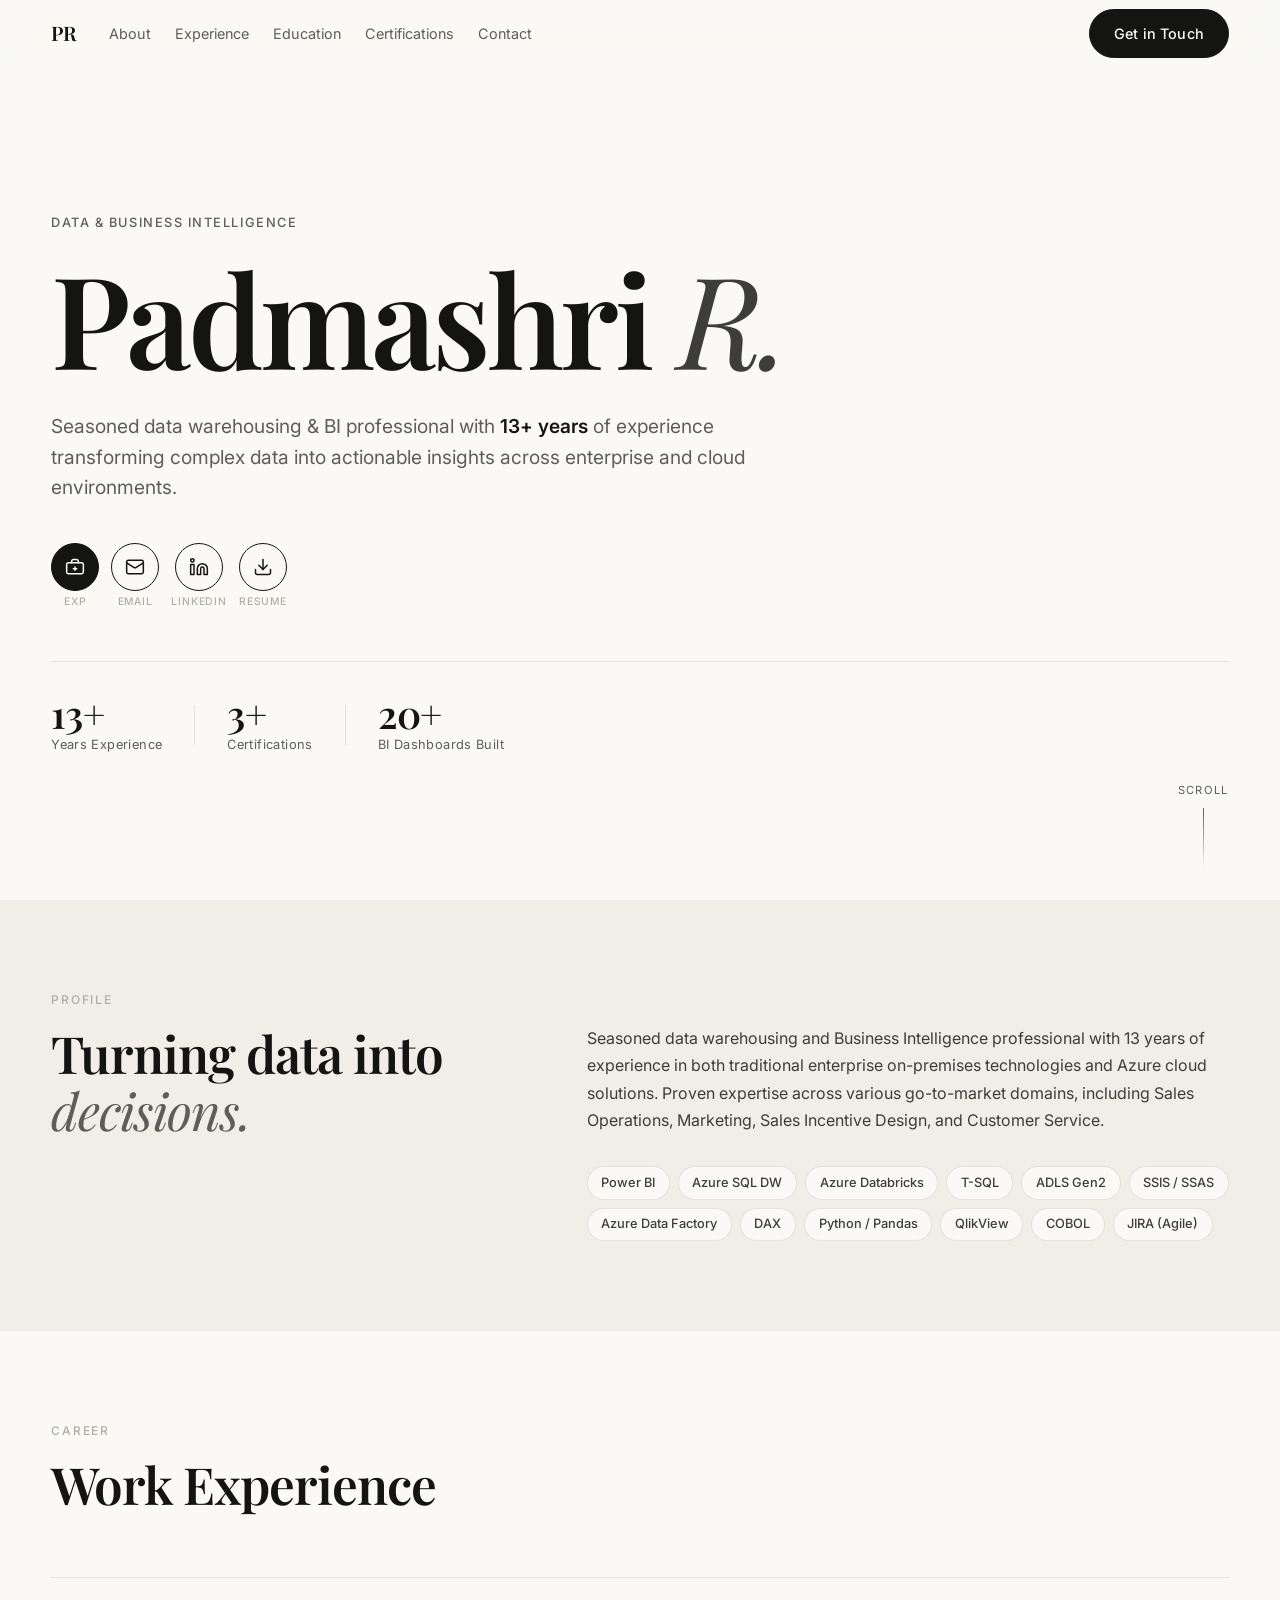
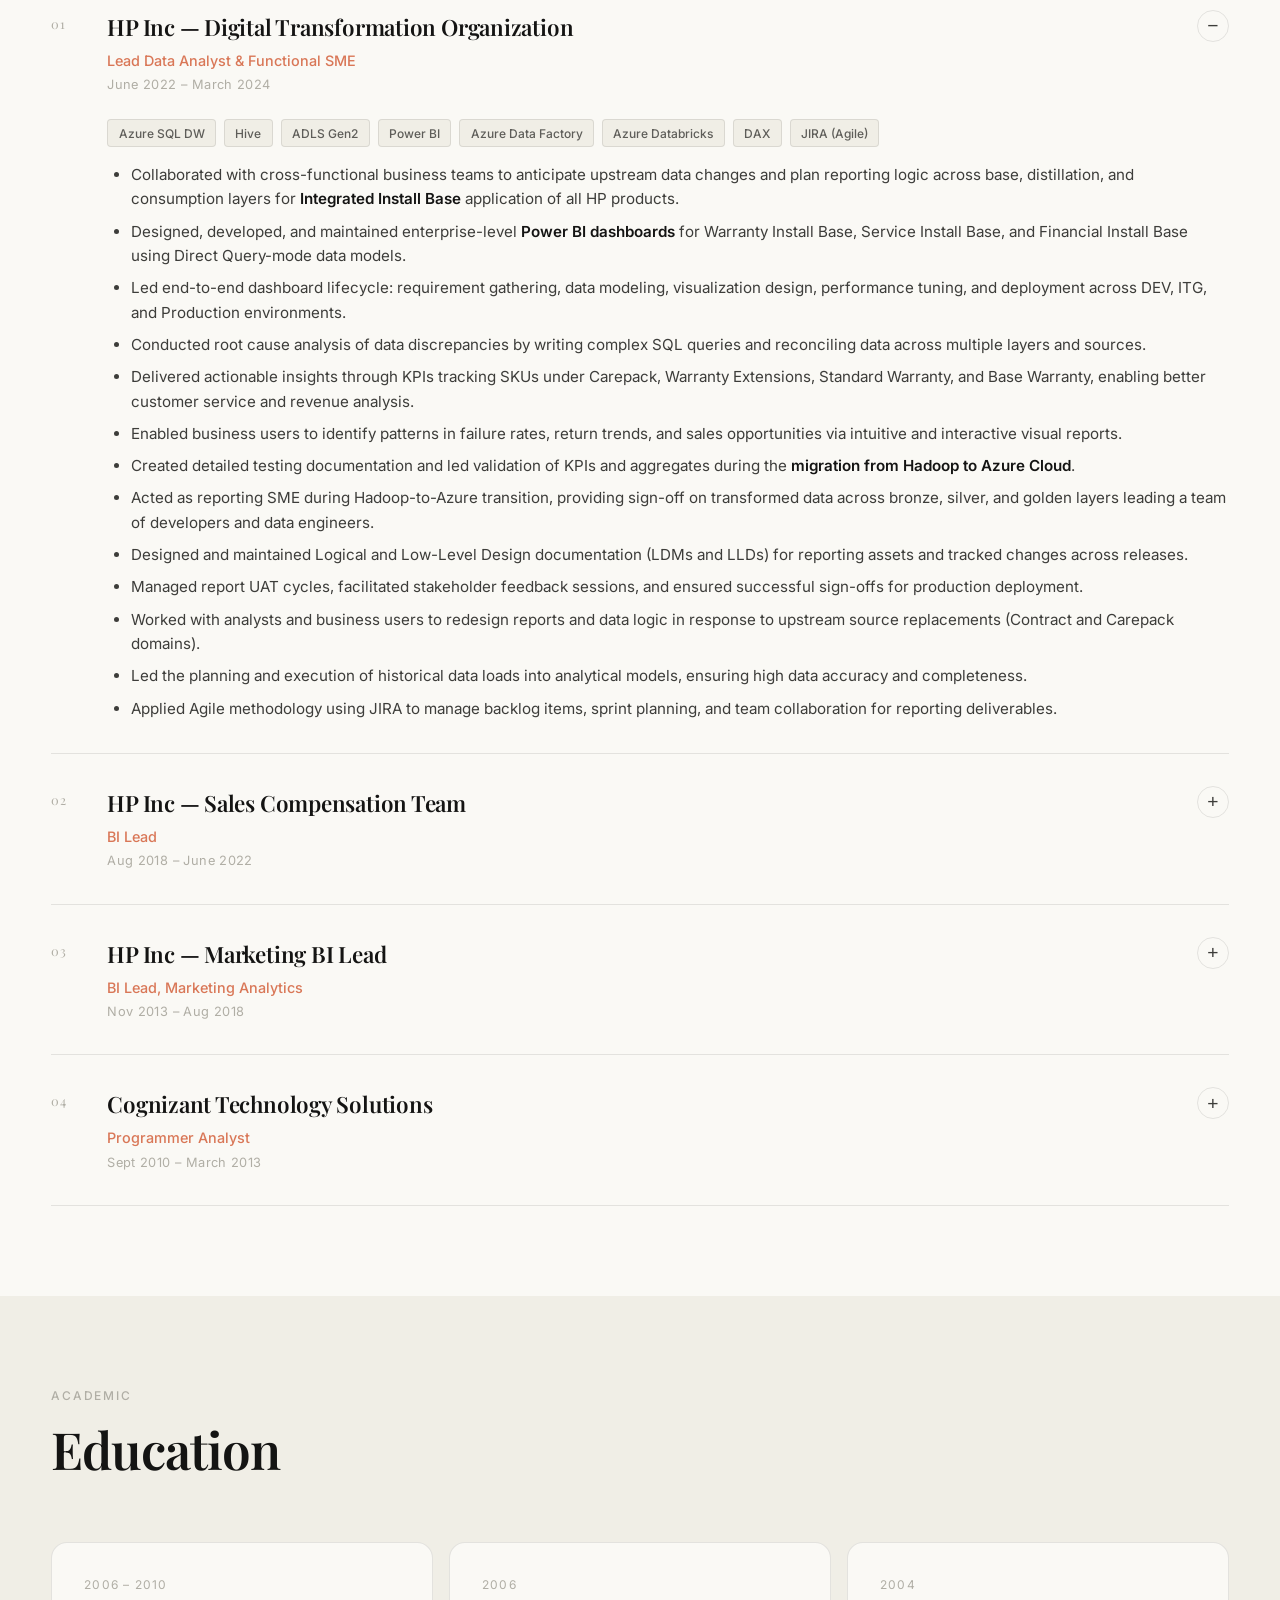
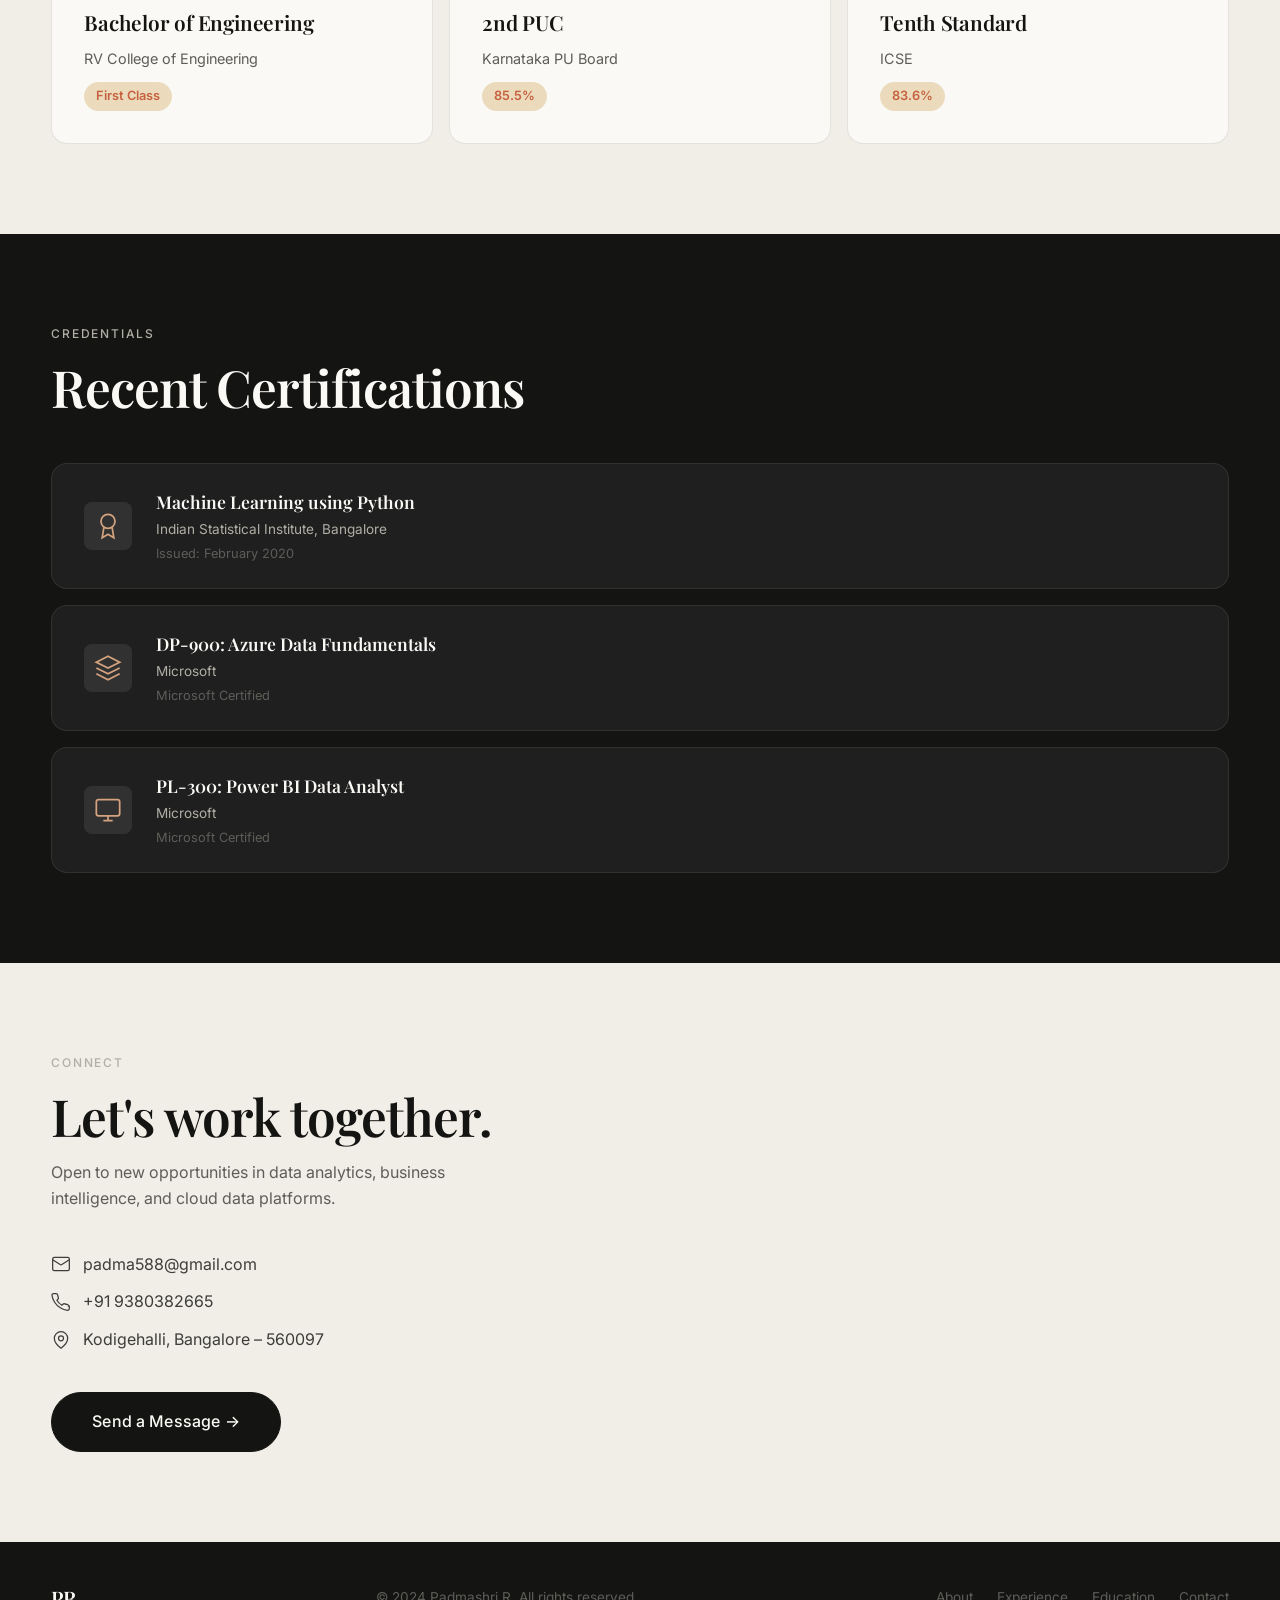
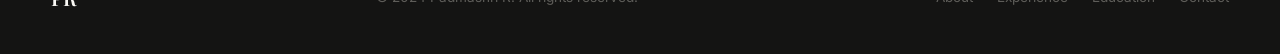
<file: index.html>
<!doctype html>
<html lang="en">
  <head>
    <meta charset="UTF-8" />
    <meta name="viewport" content="width=device-width, initial-scale=1.0" />
    <title>Padmashri R — Data & BI Professional</title>
    <meta
      name="description"
      content="Padmashri R — Seasoned Data Warehousing and Business Intelligence professional with 13 years of experience in enterprise analytics and Azure cloud solutions."
    />
    <link rel="preconnect" href="https://fonts.googleapis.com" />
    <link rel="preconnect" href="https://fonts.gstatic.com" crossorigin />
    <link
      href="https://fonts.googleapis.com/css2?family=Playfair+Display:ital,wght@0,400;0,600;1,400&family=Inter:wght@300;400;500;600&display=swap"
      rel="stylesheet"
    />
    <link rel="stylesheet" href="style.css" />
  </head>
  <body>
    <!-- Navigation -->
    <nav class="nav" id="main-nav">
      <div class="nav-inner">
        <div class="nav-logo">PR</div>
        <ul class="nav-links" id="nav-links">
          <li><a href="#about" class="nav-link">About</a></li>
          <li><a href="#experience" class="nav-link">Experience</a></li>
          <li><a href="#education" class="nav-link">Education</a></li>
          <li><a href="#certifications" class="nav-link">Certifications</a></li>
          <li><a href="#contact" class="nav-link">Contact</a></li>
        </ul>
        <a href="mailto:padma588@gmail.com" class="btn btn-primary nav-cta"
          >Get in Touch</a
        >
        <button class="hamburger" id="hamburger" aria-label="Toggle menu">
          <span></span><span></span><span></span>
        </button>
      </div>
    </nav>

    <!-- Hero -->
    <header class="hero" id="hero">
      <div class="hero-inner">
        <div class="hero-label">Data &amp; Business Intelligence</div>
        <h1 class="hero-title">
          <span class="line">Padmashri</span>
          <span class="line italic">R.</span>
        </h1>
        <p class="hero-subtitle">
          Seasoned data warehousing &amp; BI professional with
          <strong>13+ years</strong> of experience<br class="desktop-only" />
          transforming complex data into actionable insights across enterprise
          and cloud environments.
        </p>
        <div class="hero-actions">
          <!-- View Experience -->
          <div class="btn-icon-wrap">
            <a
              href="#experience"
              class="btn-icon btn-icon--dark"
              aria-label="View Experience"
              title="View Experience"
            >
              <svg
                width="20"
                height="20"
                viewBox="0 0 24 24"
                fill="none"
                stroke="currentColor"
                stroke-width="1.8"
                stroke-linecap="round"
                stroke-linejoin="round"
              >
                <path
                  d="M20 7H4a2 2 0 0 0-2 2v9a2 2 0 0 0 2 2h16a2 2 0 0 0 2-2V9a2 2 0 0 0-2-2z"
                />
                <path d="M16 7V5a2 2 0 0 0-2-2h-4a2 2 0 0 0-2 2v2" />
                <line x1="12" y1="12" x2="12" y2="16" />
                <line x1="10" y1="14" x2="14" y2="14" />
              </svg>
            </a>
            <span class="btn-icon-label">Exp</span>
          </div>
          <!-- Email -->
          <div class="btn-icon-wrap">
            <a
              href="mailto:padma588@gmail.com"
              class="btn-icon btn-icon--outline"
              aria-label="Send Email"
              title="padma588@gmail.com"
            >
              <svg
                width="20"
                height="20"
                viewBox="0 0 24 24"
                fill="none"
                stroke="currentColor"
                stroke-width="1.8"
                stroke-linecap="round"
                stroke-linejoin="round"
              >
                <rect x="2" y="4" width="20" height="16" rx="2" />
                <path d="m22 7-8.97 5.7a1.94 1.94 0 0 1-2.06 0L2 7" />
              </svg>
            </a>
            <span class="btn-icon-label">Email</span>
          </div>
          <!-- LinkedIn -->
          <div class="btn-icon-wrap">
            <a
              href="https://linkedin.com/in/padmashri-rajagopal"
              target="_blank"
              rel="noopener noreferrer"
              class="btn-icon btn-icon--outline"
              aria-label="LinkedIn Profile"
              title="linkedin.com/in/padmashri-rajagopal"
            >
              <svg
                width="20"
                height="20"
                viewBox="0 0 24 24"
                fill="none"
                stroke="currentColor"
                stroke-width="1.8"
                stroke-linecap="round"
                stroke-linejoin="round"
              >
                <path
                  d="M16 8a6 6 0 0 1 6 6v7h-4v-7a2 2 0 0 0-2-2 2 2 0 0 0-2 2v7h-4v-7a6 6 0 0 1 6-6z"
                />
                <rect x="2" y="9" width="4" height="12" />
                <circle cx="4" cy="4" r="2" />
              </svg>
            </a>
            <span class="btn-icon-label">LinkedIn</span>
          </div>
          <!-- Download Resume -->
          <div class="btn-icon-wrap">
            <a
              href="padmashri_resume.pdf"
              download="Padmashri_R_Resume.pdf"
              class="btn-icon btn-icon--outline"
              aria-label="Download Resume"
              title="Download Resume PDF"
            >
              <svg
                width="20"
                height="20"
                viewBox="0 0 24 24"
                fill="none"
                stroke="currentColor"
                stroke-width="1.8"
                stroke-linecap="round"
                stroke-linejoin="round"
              >
                <path d="M21 15v4a2 2 0 0 1-2 2H5a2 2 0 0 1-2-2v-4" />
                <polyline points="7 10 12 15 17 10" />
                <line x1="12" y1="15" x2="12" y2="3" />
              </svg>
            </a>
            <span class="btn-icon-label">Resume</span>
          </div>
        </div>
        <div class="hero-stats">
          <div class="stat">
            <span class="stat-num">13+</span>
            <span class="stat-label">Years Experience</span>
          </div>
          <div class="stat-divider"></div>
          <div class="stat">
            <span class="stat-num">3+</span>
            <span class="stat-label">Certifications</span>
          </div>
          <div class="stat-divider"></div>
          <div class="stat">
            <span class="stat-num">20+</span>
            <span class="stat-label">BI Dashboards Built</span>
          </div>
        </div>
      </div>
      <div class="hero-scroll">
        <span>Scroll</span>
        <div class="scroll-line"></div>
      </div>
    </header>

    <!-- About / Summary -->
    <section class="section about" id="about">
      <div class="container">
        <div class="section-label">Profile</div>
        <div class="about-grid">
          <div class="about-left">
            <h2 class="section-title">
              Turning data into<br /><em>decisions.</em>
            </h2>
          </div>
          <div class="about-right">
            <p class="about-text">
              Seasoned data warehousing and Business Intelligence professional
              with 13 years of experience in both traditional enterprise
              on-premises technologies and Azure cloud solutions. Proven
              expertise across various go-to-market domains, including Sales
              Operations, Marketing, Sales Incentive Design, and Customer
              Service.
            </p>
            <div class="skill-chips">
              <span class="chip">Power BI</span>
              <span class="chip">Azure SQL DW</span>
              <span class="chip">Azure Databricks</span>
              <span class="chip">T-SQL</span>
              <span class="chip">ADLS Gen2</span>
              <span class="chip">SSIS / SSAS</span>
              <span class="chip">Azure Data Factory</span>
              <span class="chip">DAX</span>
              <span class="chip">Python / Pandas</span>
              <span class="chip">QlikView</span>
              <span class="chip">COBOL</span>
              <span class="chip">JIRA (Agile)</span>
            </div>
          </div>
        </div>
      </div>
    </section>

    <!-- Experience -->
    <section class="section experience" id="experience">
      <div class="container">
        <div class="section-label">Career</div>
        <h2 class="section-title">Work Experience</h2>

        <!-- Job 1 -->
        <article class="job reveal" id="job-1">
          <div class="job-header">
            <div class="job-meta">
              <div class="job-number">01</div>
              <div>
                <h3 class="job-company">
                  HP Inc — Digital Transformation Organization
                </h3>
                <div class="job-role">
                  Lead Data Analyst &amp; Functional SME
                </div>
                <div class="job-period">June 2022 – March 2024</div>
              </div>
            </div>
            <button
              class="job-toggle"
              aria-expanded="true"
              aria-controls="job1-details"
            >
              −
            </button>
          </div>
          <div class="job-details" id="job1-details">
            <div class="job-tech">
              <span class="tech-tag">Azure SQL DW</span>
              <span class="tech-tag">Hive</span>
              <span class="tech-tag">ADLS Gen2</span>
              <span class="tech-tag">Power BI</span>
              <span class="tech-tag">Azure Data Factory</span>
              <span class="tech-tag">Azure Databricks</span>
              <span class="tech-tag">DAX</span>
              <span class="tech-tag">JIRA (Agile)</span>
            </div>
            <ul class="job-bullets">
              <li>
                Collaborated with cross-functional business teams to anticipate
                upstream data changes and plan reporting logic across base,
                distillation, and consumption layers for
                <strong>Integrated Install Base</strong> application of all HP
                products.
              </li>
              <li>
                Designed, developed, and maintained enterprise-level
                <strong>Power BI dashboards</strong> for Warranty Install Base,
                Service Install Base, and Financial Install Base using Direct
                Query-mode data models.
              </li>
              <li>
                Led end-to-end dashboard lifecycle: requirement gathering, data
                modeling, visualization design, performance tuning, and
                deployment across DEV, ITG, and Production environments.
              </li>
              <li>
                Conducted root cause analysis of data discrepancies by writing
                complex SQL queries and reconciling data across multiple layers
                and sources.
              </li>
              <li>
                Delivered actionable insights through KPIs tracking SKUs under
                Carepack, Warranty Extensions, Standard Warranty, and Base
                Warranty, enabling better customer service and revenue analysis.
              </li>
              <li>
                Enabled business users to identify patterns in failure rates,
                return trends, and sales opportunities via intuitive and
                interactive visual reports.
              </li>
              <li>
                Created detailed testing documentation and led validation of
                KPIs and aggregates during the
                <strong>migration from Hadoop to Azure Cloud</strong>.
              </li>
              <li>
                Acted as reporting SME during Hadoop-to-Azure transition,
                providing sign-off on transformed data across bronze, silver,
                and golden layers leading a team of developers and data
                engineers.
              </li>
              <li>
                Designed and maintained Logical and Low-Level Design
                documentation (LDMs and LLDs) for reporting assets and tracked
                changes across releases.
              </li>
              <li>
                Managed report UAT cycles, facilitated stakeholder feedback
                sessions, and ensured successful sign-offs for production
                deployment.
              </li>
              <li>
                Worked with analysts and business users to redesign reports and
                data logic in response to upstream source replacements (Contract
                and Carepack domains).
              </li>
              <li>
                Led the planning and execution of historical data loads into
                analytical models, ensuring high data accuracy and completeness.
              </li>
              <li>
                Applied Agile methodology using JIRA to manage backlog items,
                sprint planning, and team collaboration for reporting
                deliverables.
              </li>
            </ul>
          </div>
        </article>

        <!-- Job 2 -->
        <article class="job reveal" id="job-2">
          <div class="job-header">
            <div class="job-meta">
              <div class="job-number">02</div>
              <div>
                <h3 class="job-company">HP Inc — Sales Compensation Team</h3>
                <div class="job-role">BI Lead</div>
                <div class="job-period">Aug 2018 – June 2022</div>
              </div>
            </div>
            <button
              class="job-toggle"
              aria-expanded="false"
              aria-controls="job2-details"
            >
              +
            </button>
          </div>
          <div class="job-details collapsed" id="job2-details">
            <div class="job-tech">
              <span class="tech-tag">Azure SQL DW</span>
              <span class="tech-tag">Power BI</span>
              <span class="tech-tag">SSIS</span>
              <span class="tech-tag">SSAS</span>
              <span class="tech-tag">Visual Studio 2019</span>
              <span class="tech-tag">Python (Pandas)</span>
              <span class="tech-tag">Agile</span>
            </div>
            <ul class="job-bullets">
              <li>
                Led the development and implementation of
                <strong>Sales Compensation dashboards</strong> and predictive
                analytics solutions.
              </li>
              <li>
                Served as the functional lead for various data science POCs —
                account-level analysis of Quota and Credit, analysis of
                over-achieving and under-achieving sales reps, and the causes
                driving these trends.
              </li>
              <li>
                Defined KPIs and visualization requirements for SCE Dashboards,
                especially financial metrics in relation to Sales Incentive
                data.
              </li>
              <li>
                Worked with various Regional Finance teams to onboard Revenue
                and Margin data into the Sales Compensation data warehouse.
              </li>
              <li>
                Gathered backend table details and educated teams on field
                linkage and modeling for various dashboards.
              </li>
              <li>
                Spearheaded the development of a new
                <strong>BI ecosystem in Azure</strong> using ADLS Gen2 and Azure
                Databricks.
              </li>
              <li>
                Developed test scripts for UAT, managed testing, and logged
                defects and change requests in ALM.
              </li>
              <li>
                Maintained and developed more than
                <strong>6 Power BI dashboards</strong> for Sales Compensation
                BC, Managers, and various regional teams.
              </li>
              <li>
                Managed approximately five dashboards, including data cleansing,
                data loading, and script changes for SSAS Cube view.
              </li>
              <li>
                Proficient in ETL processes using SQL Server (T-SQL), Python
                (Pandas), and QlikView scripting.
              </li>
              <li>Managed dashboard access through TechDirect and UAM.</li>
              <li>
                Handled ad-hoc requests and provided insights via PowerPoint and
                Excel.
              </li>
              <li>
                Provided 360° Reporting of Sales Compensation Management across
                Regions on a weekly and monthly basis.
              </li>
              <li>
                Conducted KPI analysis, outlier analysis, fill rate analysis,
                and bonus analytics through Power BI.
              </li>
            </ul>
          </div>
        </article>

        <!-- Job 3 -->
        <article class="job reveal" id="job-3">
          <div class="job-header">
            <div class="job-meta">
              <div class="job-number">03</div>
              <div>
                <h3 class="job-company">HP Inc — Marketing BI Lead</h3>
                <div class="job-role">BI Lead, Marketing Analytics</div>
                <div class="job-period">Nov 2013 – Aug 2018</div>
              </div>
            </div>
            <button
              class="job-toggle"
              aria-expanded="false"
              aria-controls="job3-details"
            >
              +
            </button>
          </div>
          <div class="job-details collapsed" id="job3-details">
            <div class="job-tech">
              <span class="tech-tag">Azure SQL DW</span>
              <span class="tech-tag">Power BI</span>
              <span class="tech-tag">SSIS</span>
              <span class="tech-tag">SSAS</span>
              <span class="tech-tag">QlikView 11.2</span>
              <span class="tech-tag">Vertica</span>
              <span class="tech-tag">Agile</span>
            </div>
            <ul class="job-bullets">
              <li>
                Built and maintained Marketing Pipeline dashboards to measure
                <strong>ROI and ROMI</strong> of campaigns.
              </li>
              <li>
                Developed and designed the Marketing Reporting Platform from
                data gathering to reporting.
              </li>
              <li>
                Created Vertica database tables to load data from marketing
                platforms — Aprimo, GRM, SFDC, Eloqua, and Target-Builder.
              </li>
              <li>
                Performed data modeling in QlikView 11.2 to meet marketing
                reporting needs, building reusable data models for stakeholders.
              </li>
              <li>
                Implemented dashboards with excellent user interfaces and UX.
              </li>
              <li>
                Developed KPIs, including Response Flow Order from Target
                Builder to HP Dynamics and Cost per Response.
              </li>
              <li>
                Created a Marketing Conversion data model and UI to track leads
                and opportunities (# MGL, # MQL, # Converted Leads, Lead
                Velocity, and WIN Rate KPIs).
              </li>
              <li>
                Ensured data quality and optimized dashboard response times.
              </li>
              <li>
                Collaborated with data providers and functional SMEs in
                marketing CRM systems.
              </li>
              <li>Implemented complex RAD modeling to track opportunities.</li>
              <li>
                Achieved cost savings for EMEA Marketing by reducing manual
                reporting.
              </li>
              <li>
                Planned architecture for migrating QlikView dashboards to Power
                BI for future marketing reporting needs.
              </li>
              <li>Mentored junior developers to bring them up to speed.</li>
            </ul>
          </div>
        </article>

        <!-- Job 4 -->
        <article class="job reveal" id="job-4">
          <div class="job-header">
            <div class="job-meta">
              <div class="job-number">04</div>
              <div>
                <h3 class="job-company">Cognizant Technology Solutions</h3>
                <div class="job-role">Programmer Analyst</div>
                <div class="job-period">Sept 2010 – March 2013</div>
              </div>
            </div>
            <button
              class="job-toggle"
              aria-expanded="false"
              aria-controls="job4-details"
            >
              +
            </button>
          </div>
          <div class="job-details collapsed" id="job4-details">
            <div class="job-tech">
              <span class="tech-tag">HP NonStop Tandem</span>
              <span class="tech-tag">COBOL</span>
              <span class="tech-tag">SQL</span>
              <span class="tech-tag">SEPA Payments</span>
            </div>
            <ul class="job-bullets">
              <li>
                Worked for JPMC and Rabobank — two major Banking Projects — as a
                <strong>HP NON-STOP TANDEM Platform Developer</strong>.
              </li>
              <li>
                Used COBOL/SQL to develop programs as part of the Development
                Team for implementation of
                <strong>SEPA Guidelines</strong> (SEPA — Single Euro Payments
                Area).
              </li>
            </ul>
          </div>
        </article>
      </div>
    </section>

    <!-- Education -->
    <section class="section education" id="education">
      <div class="container">
        <div class="section-label">Academic</div>
        <h2 class="section-title">Education</h2>
        <div class="edu-grid">
          <div class="edu-card reveal">
            <div class="edu-year">2006 – 2010</div>
            <h3 class="edu-degree">Bachelor of Engineering</h3>
            <div class="edu-school">RV College of Engineering</div>
            <div class="edu-grade">First Class</div>
          </div>
          <div class="edu-card reveal">
            <div class="edu-year">2006</div>
            <h3 class="edu-degree">2nd PUC</h3>
            <div class="edu-school">Karnataka PU Board</div>
            <div class="edu-grade">85.5%</div>
          </div>
          <div class="edu-card reveal">
            <div class="edu-year">2004</div>
            <h3 class="edu-degree">Tenth Standard</h3>
            <div class="edu-school">ICSE</div>
            <div class="edu-grade">83.6%</div>
          </div>
        </div>
      </div>
    </section>

    <!-- Certifications -->
    <section class="section certifications" id="certifications">
      <div class="container">
        <div class="section-label">Credentials</div>
        <h2 class="section-title">Recent Certifications</h2>
        <div class="cert-list">
          <div class="cert-card reveal">
            <div class="cert-icon">
              <svg
                width="28"
                height="28"
                viewBox="0 0 24 24"
                fill="none"
                stroke="currentColor"
                stroke-width="1.5"
              >
                <circle cx="12" cy="8" r="6" />
                <path d="M15.477 12.89 17 22l-5-3-5 3 1.523-9.11" />
              </svg>
            </div>
            <div class="cert-info">
              <h3 class="cert-name">Machine Learning using Python</h3>
              <div class="cert-issuer">
                Indian Statistical Institute, Bangalore
              </div>
              <div class="cert-date">Issued: February 2020</div>
            </div>
          </div>
          <div class="cert-card reveal">
            <div class="cert-icon">
              <svg
                width="28"
                height="28"
                viewBox="0 0 24 24"
                fill="none"
                stroke="currentColor"
                stroke-width="1.5"
              >
                <path d="M12 2L2 7l10 5 10-5-10-5z" />
                <path d="M2 17l10 5 10-5" />
                <path d="M2 12l10 5 10-5" />
              </svg>
            </div>
            <div class="cert-info">
              <h3 class="cert-name">DP-900: Azure Data Fundamentals</h3>
              <div class="cert-issuer">Microsoft</div>
              <div class="cert-date">Microsoft Certified</div>
            </div>
          </div>
          <div class="cert-card reveal">
            <div class="cert-icon">
              <svg
                width="28"
                height="28"
                viewBox="0 0 24 24"
                fill="none"
                stroke="currentColor"
                stroke-width="1.5"
              >
                <rect x="2" y="3" width="20" height="14" rx="2" />
                <path d="M8 21h8M12 17v4" />
              </svg>
            </div>
            <div class="cert-info">
              <h3 class="cert-name">PL-300: Power BI Data Analyst</h3>
              <div class="cert-issuer">Microsoft</div>
              <div class="cert-date">Microsoft Certified</div>
            </div>
          </div>
        </div>
      </div>
    </section>

    <!-- Contact -->
    <section class="section contact" id="contact">
      <div class="container">
        <div class="contact-inner">
          <div class="section-label">Connect</div>
          <h2 class="section-title contact-title">Let's work together.</h2>
          <p class="contact-sub">
            Open to new opportunities in data analytics, business intelligence,
            and cloud data platforms.
          </p>
          <div class="contact-details">
            <a href="mailto:padma588@gmail.com" class="contact-item">
              <svg
                width="20"
                height="20"
                viewBox="0 0 24 24"
                fill="none"
                stroke="currentColor"
                stroke-width="1.5"
              >
                <rect x="2" y="4" width="20" height="16" rx="2" />
                <path d="m22 7-8.97 5.7a1.94 1.94 0 0 1-2.06 0L2 7" />
              </svg>
              padma588@gmail.com
            </a>
            <a href="tel:+919380382665" class="contact-item">
              <svg
                width="20"
                height="20"
                viewBox="0 0 24 24"
                fill="none"
                stroke="currentColor"
                stroke-width="1.5"
              >
                <path
                  d="M22 16.92v3a2 2 0 0 1-2.18 2 19.79 19.79 0 0 1-8.63-3.07A19.5 19.5 0 0 1 4.15 12a19.79 19.79 0 0 1-3.07-8.67A2 2 0 0 1 3.06 2h3a2 2 0 0 1 2 1.72 12.84 12.84 0 0 0 .7 2.81 2 2 0 0 1-.45 2.11L7.09 9.91a16 16 0 0 0 6 6l1.27-1.27a2 2 0 0 1 2.11-.45 12.84 12.84 0 0 0 2.81.7A2 2 0 0 1 21 16.92z"
                />
              </svg>
              +91 9380382665
            </a>
            <div class="contact-item location">
              <svg
                width="20"
                height="20"
                viewBox="0 0 24 24"
                fill="none"
                stroke="currentColor"
                stroke-width="1.5"
              >
                <path d="M20 10c0 6-8 12-8 12s-8-6-8-12a8 8 0 0 1 16 0Z" />
                <circle cx="12" cy="10" r="3" />
              </svg>
              Kodigehalli, Bangalore – 560097
            </div>
          </div>
          <a href="mailto:padma588@gmail.com" class="btn btn-primary btn-large"
            >Send a Message →</a
          >
        </div>
      </div>
    </section>

    <!-- Footer -->
    <footer class="footer">
      <div class="container">
        <div class="footer-inner">
          <div class="footer-logo">PR</div>
          <p class="footer-copy">© 2024 Padmashri R. All rights reserved.</p>
          <nav class="footer-nav">
            <a href="#about">About</a>
            <a href="#experience">Experience</a>
            <a href="#education">Education</a>
            <a href="#contact">Contact</a>
          </nav>
        </div>
      </div>
    </footer>

    <script src="main.js"></script>
  </body>
</html>
</file>
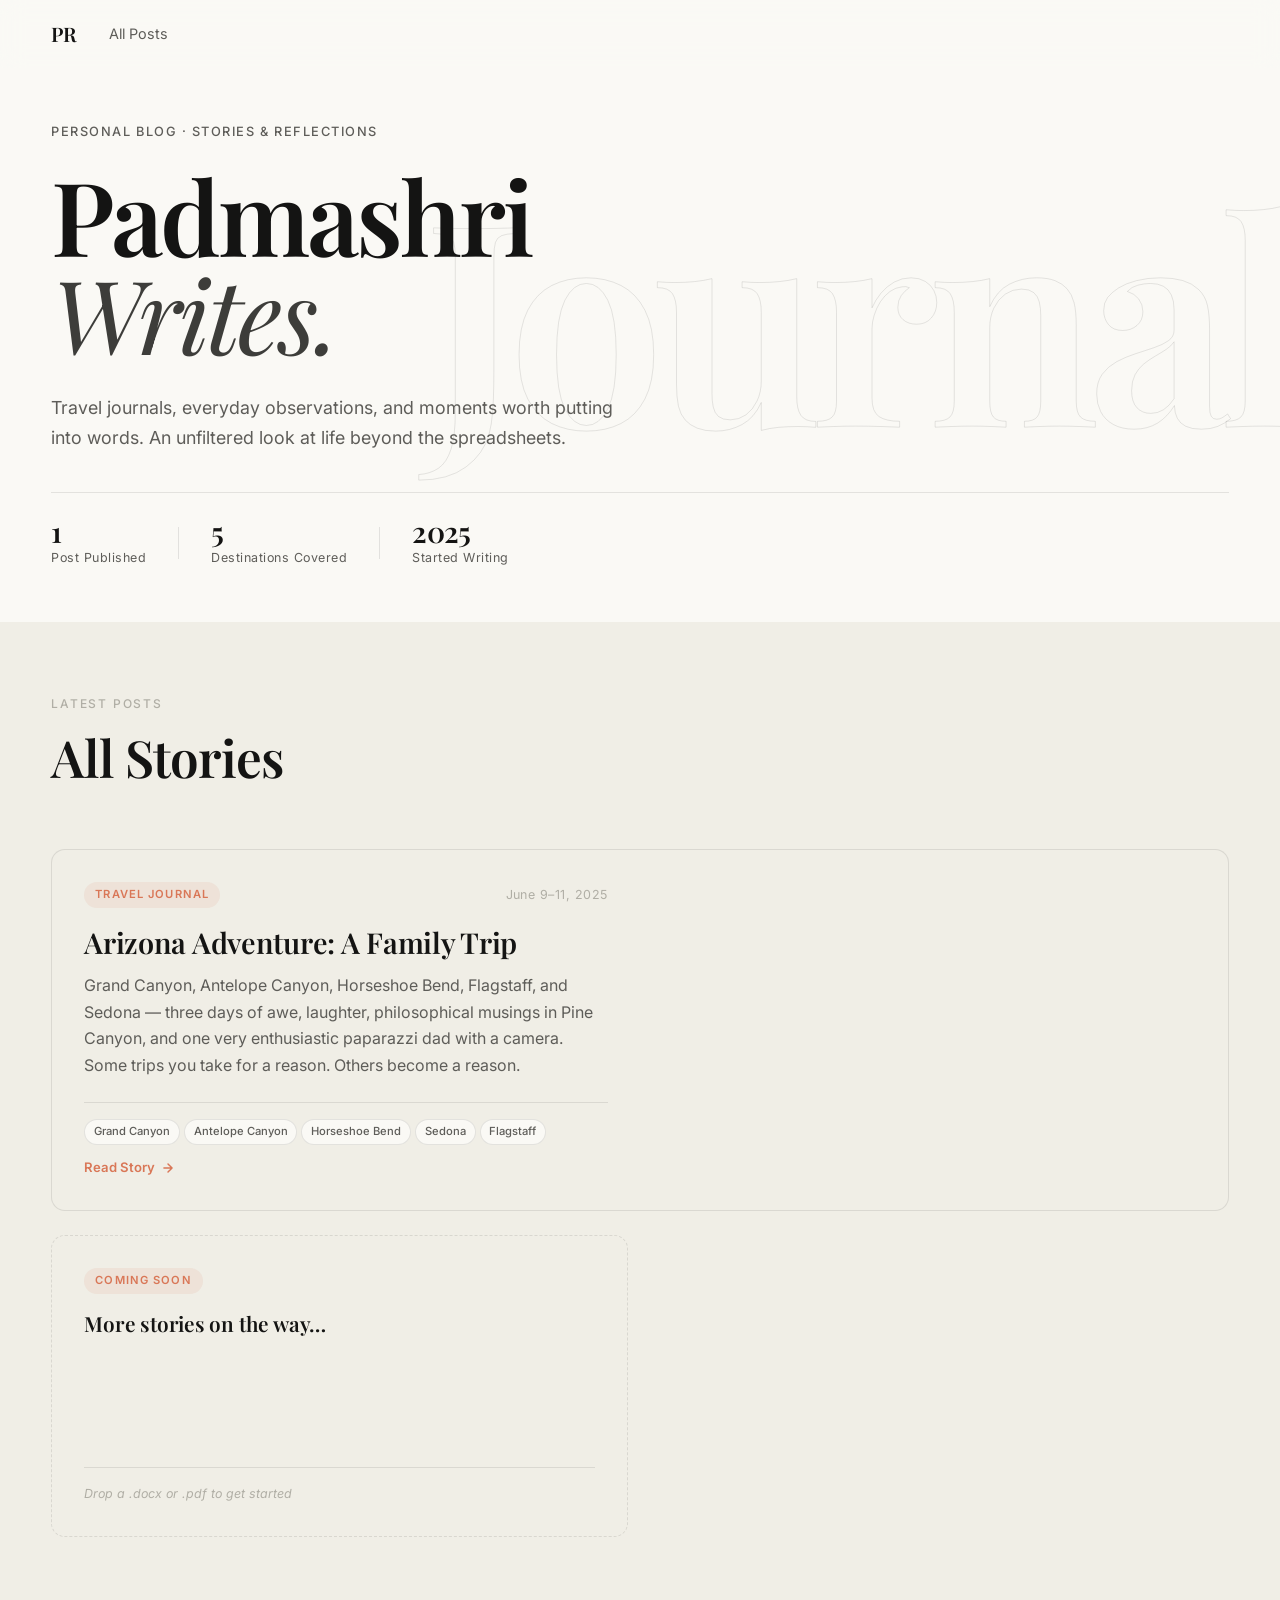
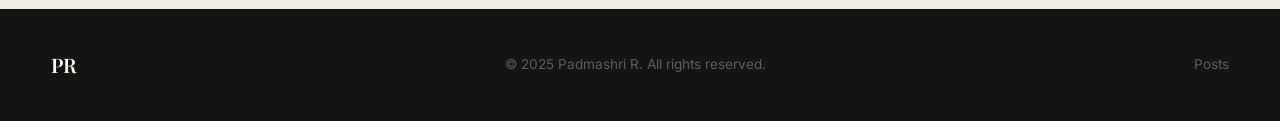
<file: blog-only.html>
<!doctype html>
<html lang="en">
  <head>
    <meta charset="UTF-8" />
    <meta name="viewport" content="width=device-width, initial-scale=1.0" />
    <title>Padmashri R — Journal & Stories</title>
    <meta
      name="description"
      content="Personal journal and stories by Padmashri R — travel, reflections, and everyday observations."
    />
    <link rel="preconnect" href="https://fonts.googleapis.com" />
    <link rel="preconnect" href="https://fonts.gstatic.com" crossorigin />
    <link
      href="https://fonts.googleapis.com/css2?family=Playfair+Display:ital,wght@0,400;0,600;1,400&family=Inter:wght@300;400;500;600&display=swap"
      rel="stylesheet"
    />
    <link rel="stylesheet" href="style.css" />
    <style>
      /* ── Blog-only page extras ── */
      .blog-hero {
        min-height: 60vh;
        background: var(--ivory-light);
        display: flex;
        flex-direction: column;
        justify-content: center;
        padding-top: var(--nav-h);
        position: relative;
        overflow: hidden;
      }
      .blog-hero-bg {
        position: absolute;
        right: -0.05em;
        top: 50%;
        transform: translateY(-50%);
        font-family: var(--font-serif);
        font-size: clamp(10rem, 22vw, 20rem);
        font-weight: 600;
        color: transparent;
        -webkit-text-stroke: 1px var(--border);
        line-height: 1;
        pointer-events: none;
        user-select: none;
        letter-spacing: -0.04em;
      }
      .blog-hero-inner {
        position: relative;
        z-index: 1;
        padding: clamp(3rem, 6vh, 6rem) clamp(1.5rem, 4vw, 5rem);
        max-width: min(89.5rem, 100vw);
        margin: 0 auto;
        width: 100%;
      }
      .blog-hero-label {
        font-size: 0.8rem;
        letter-spacing: 0.12em;
        text-transform: uppercase;
        color: var(--slate-light);
        font-weight: 500;
        margin-bottom: var(--sp-5);
      }
      .blog-hero-title {
        font-family: var(--font-serif);
        font-weight: 600;
        font-size: clamp(3.5rem, 8vw, 7.5rem);
        line-height: 0.95;
        letter-spacing: -0.03em;
        margin-bottom: var(--sp-6);
      }
      .blog-hero-title em {
        font-style: italic;
        font-weight: 400;
        color: var(--slate-medium);
      }
      .blog-hero-sub {
        font-size: clamp(1rem, 1.4vw, 1.15rem);
        color: var(--slate-light);
        max-width: 52ch;
        line-height: 1.65;
        margin-bottom: var(--sp-7);
      }
      .blog-hero-meta {
        display: flex;
        align-items: center;
        gap: var(--sp-6);
        padding-top: var(--sp-5);
        border-top: 1px solid var(--border);
        flex-wrap: wrap;
      }
      .blog-meta-stat {
        display: flex;
        flex-direction: column;
        gap: 2px;
      }
      .blog-meta-num {
        font-family: var(--font-serif);
        font-size: 1.8rem;
        font-weight: 600;
        line-height: 1;
        letter-spacing: -0.02em;
      }
      .blog-meta-label {
        font-size: 0.78rem;
        color: var(--slate-light);
        letter-spacing: 0.04em;
      }
      .blog-meta-divider {
        width: 1px;
        height: 2rem;
        background: var(--border);
      }

      /* Post list section */
      .blog-posts-section {
        background: var(--ivory-medium);
        padding: clamp(4rem, 8vh, 7rem) 0;
      }

      /* Wider grid for blog-only — show all posts in a better layout */
      .blog-posts-grid {
        display: grid;
        grid-template-columns: 1fr 1fr;
        gap: var(--sp-5);
        margin-top: var(--sp-8);
      }

      /* Featured first card spans full width */
      .blog-card-featured {
        grid-column: 1 / -1;
        display: grid;
        grid-template-columns: 1fr 1fr;
        gap: 0;
      }
      .blog-card-featured .blog-card-inner {
        min-height: 320px;
      }
      .blog-card-featured .blog-card-title {
        font-size: 1.8rem;
      }
      .blog-card-featured .blog-card-excerpt {
        font-size: 1rem;
      }

      /* Nav overrides for blog-only site */
      .nav-blog-link {
        font-family: var(--font-sans);
        font-size: 0.82rem;
        font-weight: 500;
        color: var(--slate-light);
        display: flex;
        align-items: center;
        gap: 0.4rem;
        transition: color var(--transition);
      }
      .nav-blog-link:hover { color: var(--clay); }

      @media (max-width: 900px) {
        .blog-posts-grid { grid-template-columns: 1fr; }
        .blog-card-featured { grid-template-columns: 1fr; }
        .blog-card-featured .blog-card-title { font-size: 1.4rem; }
      }
      @media (max-width: 600px) {
        .blog-hero-title { font-size: clamp(2.8rem, 12vw, 4.5rem); }
      }
    </style>
  </head>
  <body>

    <!-- Navigation -->
    <nav class="nav" id="main-nav">
      <div class="nav-inner">
        <div class="nav-logo">PR</div>
        <ul class="nav-links" id="nav-links">
          <li><a href="#posts" class="nav-link">All Posts</a></li>
        </ul>

        <button class="hamburger" id="hamburger" aria-label="Toggle menu">
          <span></span><span></span><span></span>
        </button>
      </div>
    </nav>

    <!-- Blog Hero -->
    <header class="blog-hero">
      <div class="blog-hero-bg">Journal</div>
      <div class="blog-hero-inner">
        <div class="blog-hero-label">Personal Blog · Stories &amp; Reflections</div>
        <h1 class="blog-hero-title">
          <span>Padmashri</span><br />
          <em>Writes.</em>
        </h1>
        <p class="blog-hero-sub">
          Travel journals, everyday observations, and moments worth putting into words.
          An unfiltered look at life beyond the spreadsheets.
        </p>
        <div class="blog-hero-meta">
          <div class="blog-meta-stat">
            <span class="blog-meta-num">1</span>
            <span class="blog-meta-label">Post Published</span>
          </div>
          <div class="blog-meta-divider"></div>
          <div class="blog-meta-stat">
            <span class="blog-meta-num">5</span>
            <span class="blog-meta-label">Destinations Covered</span>
          </div>
          <div class="blog-meta-divider"></div>
          <div class="blog-meta-stat">
            <span class="blog-meta-num">2025</span>
            <span class="blog-meta-label">Started Writing</span>
          </div>
        </div>
      </div>
    </header>

    <!-- Posts Section -->
    <section class="blog-posts-section" id="posts">
      <div class="container">
        <div class="section-label">Latest Posts</div>
        <h2 class="section-title">All Stories</h2>

        <div class="blog-posts-grid">

          <!-- Featured Post: Arizona Trip -->
          <article class="blog-card blog-card-featured reveal">
            <div class="blog-card-inner">
              <div class="blog-card-top">
                <span class="blog-card-tag">Travel Journal</span>
                <span class="blog-card-date">June 9–11, 2025</span>
              </div>
              <h2 class="blog-card-title">Arizona Adventure: A Family Trip</h2>
              <p class="blog-card-excerpt">
                Grand Canyon, Antelope Canyon, Horseshoe Bend, Flagstaff, and Sedona — three days of awe,
                laughter, philosophical musings in Pine Canyon, and one very enthusiastic paparazzi dad
                with a camera. Some trips you take for a reason. Others become a reason.
              </p>
              <div class="blog-card-footer">
                <div class="blog-card-locations">
                  <span class="blog-loc">Grand Canyon</span>
                  <span class="blog-loc">Antelope Canyon</span>
                  <span class="blog-loc">Horseshoe Bend</span>
                  <span class="blog-loc">Sedona</span>
                  <span class="blog-loc">Flagstaff</span>
                </div>
                <a href="blogs/arizona-trip.html" class="blog-card-link">
                  Read Story
                  <svg width="14" height="14" viewBox="0 0 24 24" fill="none" stroke="currentColor" stroke-width="2.5" stroke-linecap="round" stroke-linejoin="round">
                    <path d="M5 12h14M12 5l7 7-7 7"/>
                  </svg>
                </a>
              </div>
            </div>
          </article>

          <!-- Placeholder: Future Post -->
          <article class="blog-card blog-card--upcoming reveal">
            <div class="blog-card-inner">
              <div class="blog-card-top">
                <span class="blog-card-tag">Coming Soon</span>
              </div>
              <h3 class="blog-card-title">More stories on the way&hellip;</h3>

              <div class="blog-card-footer">
                <span class="blog-card-upload-hint">Drop a .docx or .pdf to get started</span>
              </div>
            </div>
          </article>

        </div>
      </div>
    </section>

    <!-- Footer -->
    <footer class="footer">
      <div class="container">
        <div class="footer-inner">
          <div class="footer-logo">PR</div>
          <p class="footer-copy">© 2025 Padmashri R. All rights reserved.</p>
          <nav class="footer-nav">
            <a href="#posts">Posts</a>
          </nav>
        </div>
      </div>
    </footer>

    <script>
      const nav = document.getElementById('main-nav');
      window.addEventListener('scroll', () => {
        nav.classList.toggle('scrolled', window.scrollY > 40);
      });

      const hamburger = document.getElementById('hamburger');
      const navLinks = document.getElementById('nav-links');
      hamburger.addEventListener('click', () => {
        hamburger.classList.toggle('open');
        navLinks.classList.toggle('open');
      });
      navLinks.querySelectorAll('a').forEach(a => {
        a.addEventListener('click', () => {
          hamburger.classList.remove('open');
          navLinks.classList.remove('open');
        });
      });

      // Scroll reveal
      const reveals = document.querySelectorAll('.reveal');
      const observer = new IntersectionObserver(
        entries => entries.forEach(e => { if (e.isIntersecting) e.target.classList.add('visible'); }),
        { threshold: 0.1 }
      );
      reveals.forEach(el => observer.observe(el));
    </script>
  </body>
</html>
</file>
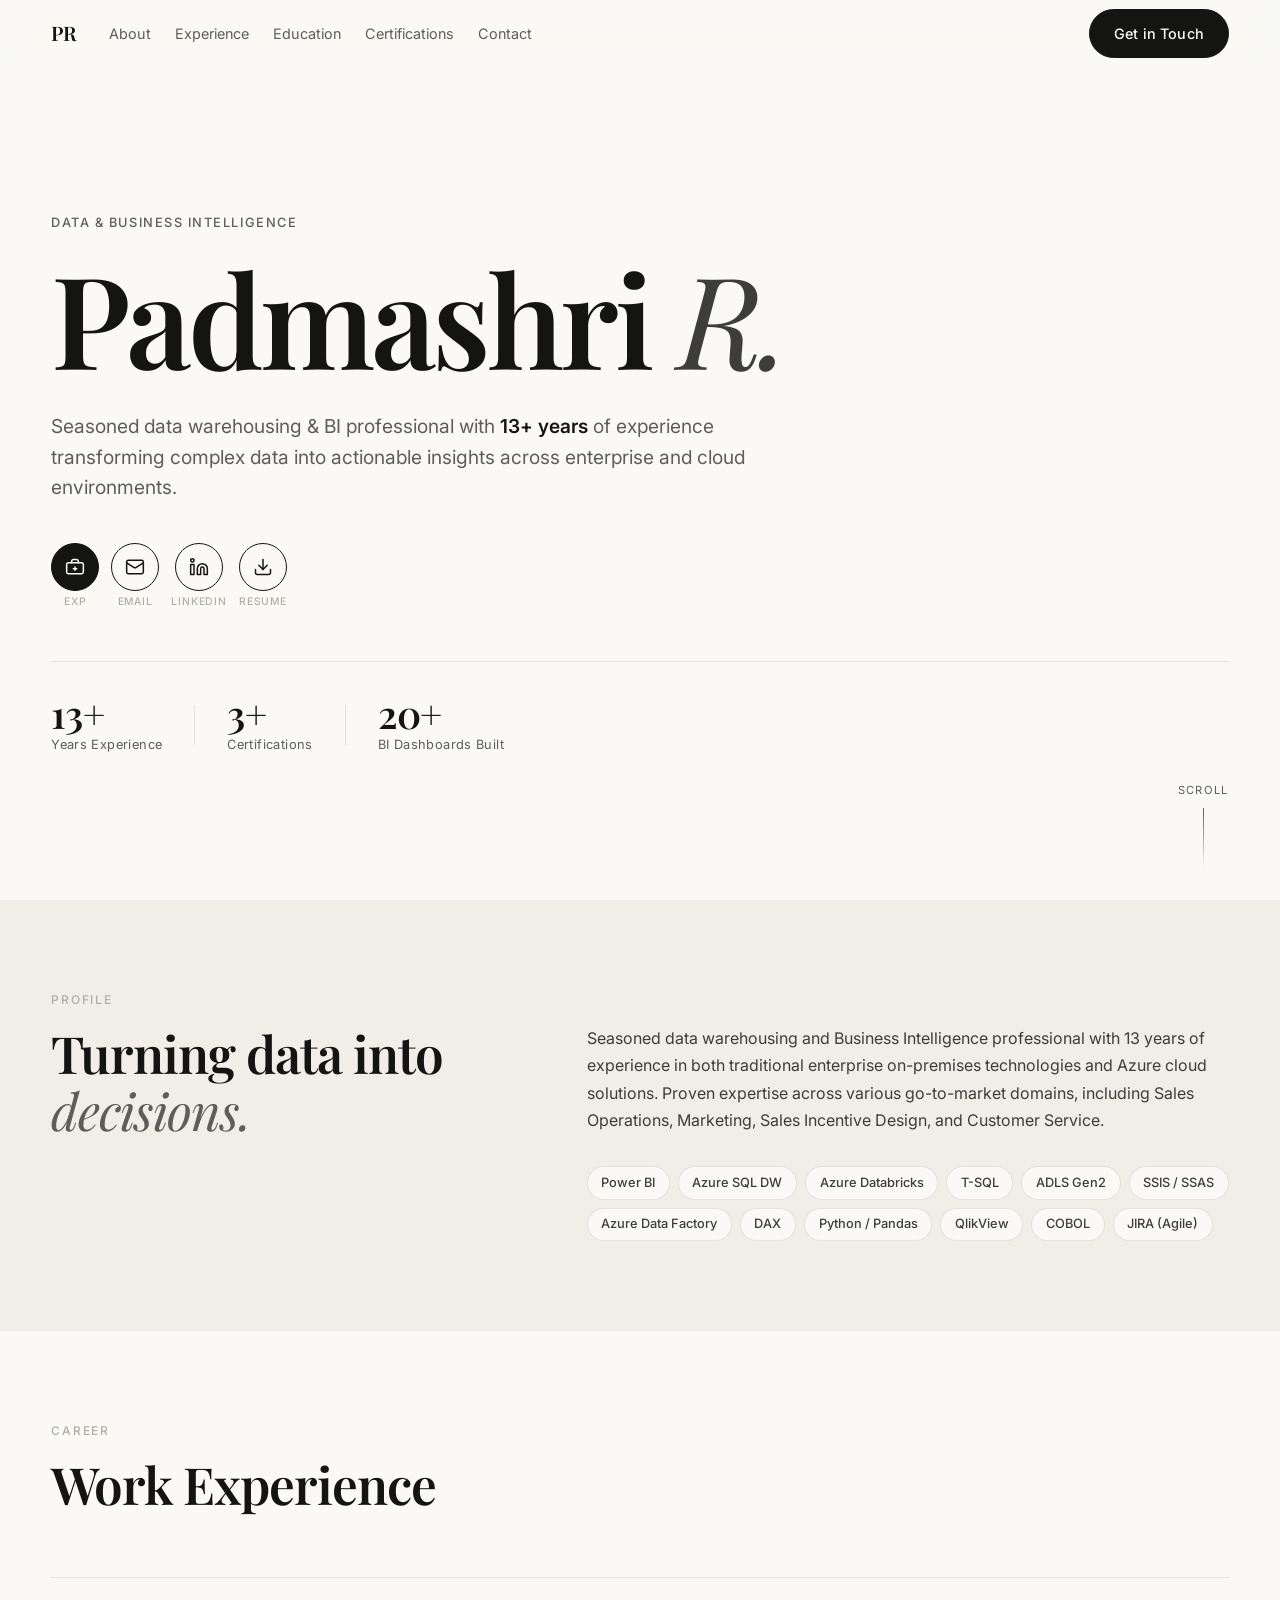
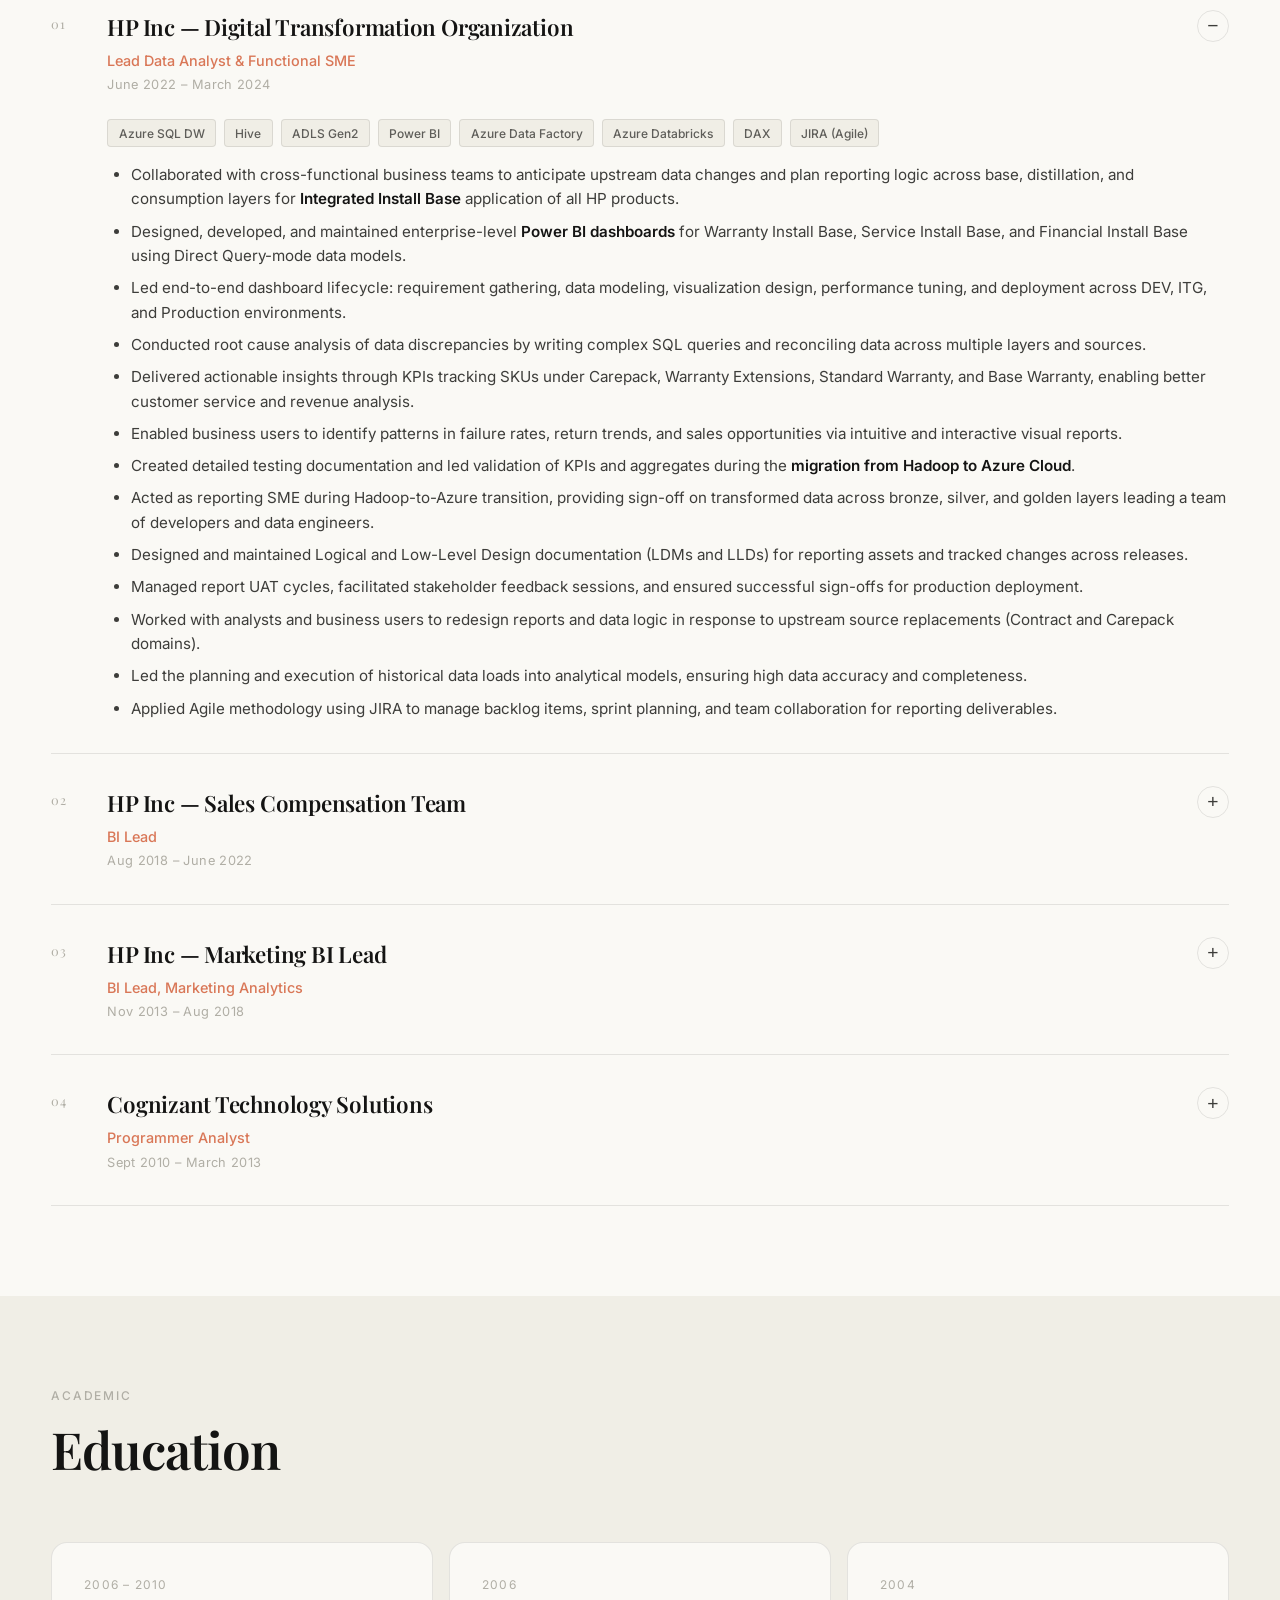
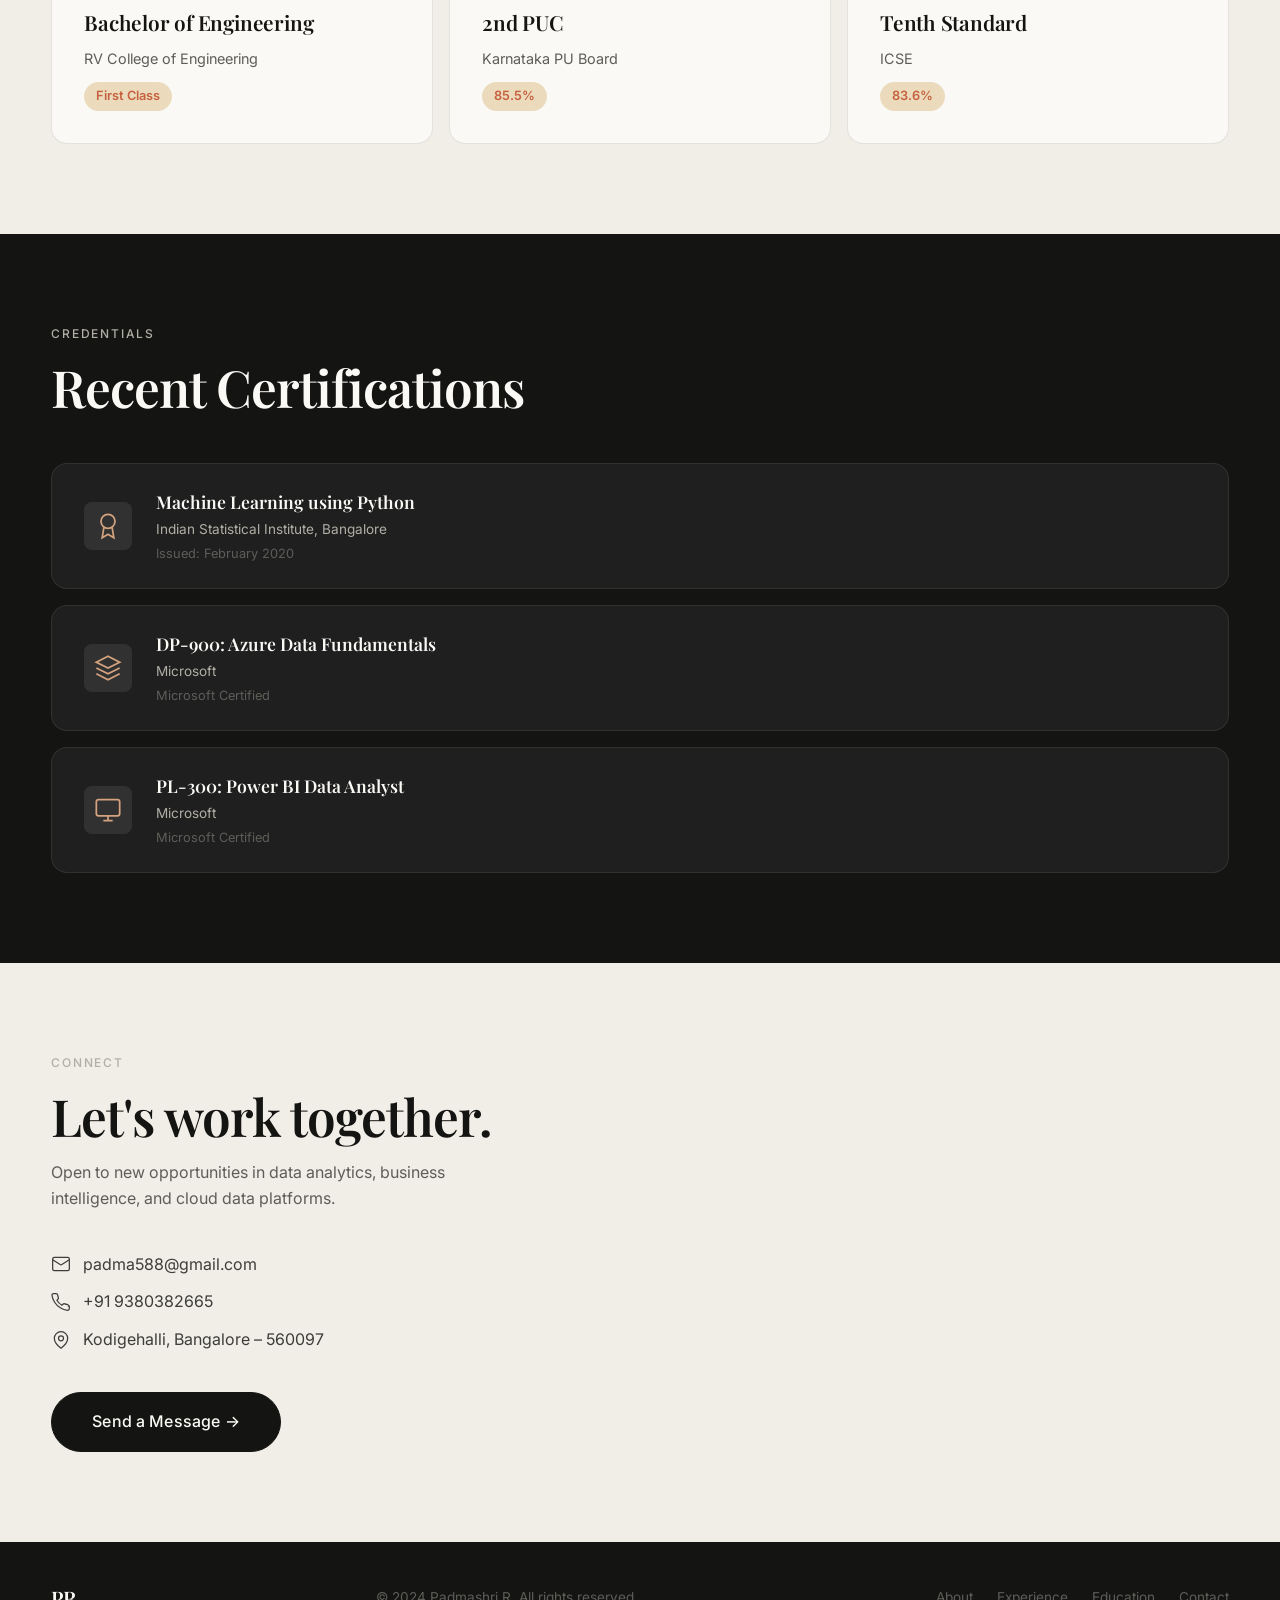
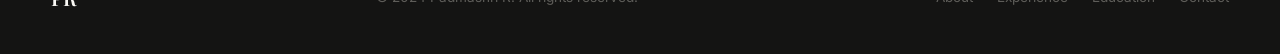
<file: resume-only.html>
<!doctype html>
<html lang="en">
  <head>
    <meta charset="UTF-8" />
    <meta name="viewport" content="width=device-width, initial-scale=1.0" />
    <title>Padmashri R — Data & BI Professional</title>
    <meta
      name="description"
      content="Padmashri R — Seasoned Data Warehousing and Business Intelligence professional with 13 years of experience in enterprise analytics and Azure cloud solutions."
    />
    <link rel="preconnect" href="https://fonts.googleapis.com" />
    <link rel="preconnect" href="https://fonts.gstatic.com" crossorigin />
    <link
      href="https://fonts.googleapis.com/css2?family=Playfair+Display:ital,wght@0,400;0,600;1,400&family=Inter:wght@300;400;500;600&display=swap"
      rel="stylesheet"
    />
    <link rel="stylesheet" href="style.css" />
  </head>
  <body>
    <!-- Navigation -->
    <nav class="nav" id="main-nav">
      <div class="nav-inner">
        <div class="nav-logo">PR</div>
        <ul class="nav-links" id="nav-links">
          <li><a href="#about" class="nav-link">About</a></li>
          <li><a href="#experience" class="nav-link">Experience</a></li>
          <li><a href="#education" class="nav-link">Education</a></li>
          <li><a href="#certifications" class="nav-link">Certifications</a></li>
          <li><a href="#contact" class="nav-link">Contact</a></li>
        </ul>
        <a href="mailto:padma588@gmail.com" class="btn btn-primary nav-cta"
          >Get in Touch</a
        >
        <button class="hamburger" id="hamburger" aria-label="Toggle menu">
          <span></span><span></span><span></span>
        </button>
      </div>
    </nav>

    <!-- Hero -->
    <header class="hero" id="hero">
      <div class="hero-inner">
        <div class="hero-label">Data &amp; Business Intelligence</div>
        <h1 class="hero-title">
          <span class="line">Padmashri</span>
          <span class="line italic">R.</span>
        </h1>
        <p class="hero-subtitle">
          Seasoned data warehousing &amp; BI professional with
          <strong>13+ years</strong> of experience<br class="desktop-only" />
          transforming complex data into actionable insights across enterprise
          and cloud environments.
        </p>
        <div class="hero-actions">
          <!-- View Experience -->
          <div class="btn-icon-wrap">
            <a href="#experience" class="btn-icon btn-icon--dark" aria-label="View Experience" title="View Experience">
              <svg width="20" height="20" viewBox="0 0 24 24" fill="none" stroke="currentColor" stroke-width="1.8" stroke-linecap="round" stroke-linejoin="round">
                <path d="M20 7H4a2 2 0 0 0-2 2v9a2 2 0 0 0 2 2h16a2 2 0 0 0 2-2V9a2 2 0 0 0-2-2z"/>
                <path d="M16 7V5a2 2 0 0 0-2-2h-4a2 2 0 0 0-2 2v2"/>
                <line x1="12" y1="12" x2="12" y2="16"/>
                <line x1="10" y1="14" x2="14" y2="14"/>
              </svg>
            </a>
            <span class="btn-icon-label">Exp</span>
          </div>
          <!-- Email -->
          <div class="btn-icon-wrap">
            <a href="mailto:padma588@gmail.com" class="btn-icon btn-icon--outline" aria-label="Send Email" title="padma588@gmail.com">
              <svg width="20" height="20" viewBox="0 0 24 24" fill="none" stroke="currentColor" stroke-width="1.8" stroke-linecap="round" stroke-linejoin="round">
                <rect x="2" y="4" width="20" height="16" rx="2"/>
                <path d="m22 7-8.97 5.7a1.94 1.94 0 0 1-2.06 0L2 7"/>
              </svg>
            </a>
            <span class="btn-icon-label">Email</span>
          </div>
          <!-- LinkedIn -->
          <div class="btn-icon-wrap">
            <a href="https://linkedin.com/in/padmashri-rajagopal" target="_blank" rel="noopener noreferrer" class="btn-icon btn-icon--outline" aria-label="LinkedIn Profile" title="linkedin.com/in/padmashri-rajagopal">
              <svg width="20" height="20" viewBox="0 0 24 24" fill="none" stroke="currentColor" stroke-width="1.8" stroke-linecap="round" stroke-linejoin="round">
                <path d="M16 8a6 6 0 0 1 6 6v7h-4v-7a2 2 0 0 0-2-2 2 2 0 0 0-2 2v7h-4v-7a6 6 0 0 1 6-6z"/>
                <rect x="2" y="9" width="4" height="12"/>
                <circle cx="4" cy="4" r="2"/>
              </svg>
            </a>
            <span class="btn-icon-label">LinkedIn</span>
          </div>
          <!-- Download Resume -->
          <div class="btn-icon-wrap">
            <a href="padmashri_resume.pdf" download="Padmashri_R_Resume.pdf" class="btn-icon btn-icon--outline" aria-label="Download Resume" title="Download Resume PDF">
              <svg width="20" height="20" viewBox="0 0 24 24" fill="none" stroke="currentColor" stroke-width="1.8" stroke-linecap="round" stroke-linejoin="round">
                <path d="M21 15v4a2 2 0 0 1-2 2H5a2 2 0 0 1-2-2v-4"/>
                <polyline points="7 10 12 15 17 10"/>
                <line x1="12" y1="15" x2="12" y2="3"/>
              </svg>
            </a>
            <span class="btn-icon-label">Resume</span>
          </div>
        </div>
        <div class="hero-stats">
          <div class="stat">
            <span class="stat-num">13+</span>
            <span class="stat-label">Years Experience</span>
          </div>
          <div class="stat-divider"></div>
          <div class="stat">
            <span class="stat-num">3+</span>
            <span class="stat-label">Certifications</span>
          </div>
          <div class="stat-divider"></div>
          <div class="stat">
            <span class="stat-num">20+</span>
            <span class="stat-label">BI Dashboards Built</span>
          </div>
        </div>
      </div>
      <div class="hero-scroll">
        <span>Scroll</span>
        <div class="scroll-line"></div>
      </div>
    </header>

    <!-- About / Summary -->
    <section class="section about" id="about">
      <div class="container">
        <div class="section-label">Profile</div>
        <div class="about-grid">
          <div class="about-left">
            <h2 class="section-title">
              Turning data into<br /><em>decisions.</em>
            </h2>
          </div>
          <div class="about-right">
            <p class="about-text">
              Seasoned data warehousing and Business Intelligence professional
              with 13 years of experience in both traditional enterprise
              on-premises technologies and Azure cloud solutions. Proven
              expertise across various go-to-market domains, including Sales
              Operations, Marketing, Sales Incentive Design, and Customer
              Service.
            </p>
            <div class="skill-chips">
              <span class="chip">Power BI</span>
              <span class="chip">Azure SQL DW</span>
              <span class="chip">Azure Databricks</span>
              <span class="chip">T-SQL</span>
              <span class="chip">ADLS Gen2</span>
              <span class="chip">SSIS / SSAS</span>
              <span class="chip">Azure Data Factory</span>
              <span class="chip">DAX</span>
              <span class="chip">Python / Pandas</span>
              <span class="chip">QlikView</span>
              <span class="chip">COBOL</span>
              <span class="chip">JIRA (Agile)</span>
            </div>
          </div>
        </div>
      </div>
    </section>

    <!-- Experience -->
    <section class="section experience" id="experience">
      <div class="container">
        <div class="section-label">Career</div>
        <h2 class="section-title">Work Experience</h2>

        <!-- Job 1 -->
        <article class="job reveal" id="job-1">
          <div class="job-header">
            <div class="job-meta">
              <div class="job-number">01</div>
              <div>
                <h3 class="job-company">
                  HP Inc — Digital Transformation Organization
                </h3>
                <div class="job-role">
                  Lead Data Analyst &amp; Functional SME
                </div>
                <div class="job-period">June 2022 – March 2024</div>
              </div>
            </div>
            <button
              class="job-toggle"
              aria-expanded="true"
              aria-controls="job1-details"
            >
              −
            </button>
          </div>
          <div class="job-details" id="job1-details">
            <div class="job-tech">
              <span class="tech-tag">Azure SQL DW</span>
              <span class="tech-tag">Hive</span>
              <span class="tech-tag">ADLS Gen2</span>
              <span class="tech-tag">Power BI</span>
              <span class="tech-tag">Azure Data Factory</span>
              <span class="tech-tag">Azure Databricks</span>
              <span class="tech-tag">DAX</span>
              <span class="tech-tag">JIRA (Agile)</span>
            </div>
            <ul class="job-bullets">
              <li>
                Collaborated with cross-functional business teams to anticipate
                upstream data changes and plan reporting logic across base,
                distillation, and consumption layers for
                <strong>Integrated Install Base</strong> application of all HP
                products.
              </li>
              <li>
                Designed, developed, and maintained enterprise-level
                <strong>Power BI dashboards</strong> for Warranty Install Base,
                Service Install Base, and Financial Install Base using Direct
                Query-mode data models.
              </li>
              <li>
                Led end-to-end dashboard lifecycle: requirement gathering, data
                modeling, visualization design, performance tuning, and
                deployment across DEV, ITG, and Production environments.
              </li>
              <li>
                Conducted root cause analysis of data discrepancies by writing
                complex SQL queries and reconciling data across multiple layers
                and sources.
              </li>
              <li>
                Delivered actionable insights through KPIs tracking SKUs under
                Carepack, Warranty Extensions, Standard Warranty, and Base
                Warranty, enabling better customer service and revenue analysis.
              </li>
              <li>
                Enabled business users to identify patterns in failure rates,
                return trends, and sales opportunities via intuitive and
                interactive visual reports.
              </li>
              <li>
                Created detailed testing documentation and led validation of
                KPIs and aggregates during the
                <strong>migration from Hadoop to Azure Cloud</strong>.
              </li>
              <li>
                Acted as reporting SME during Hadoop-to-Azure transition,
                providing sign-off on transformed data across bronze, silver,
                and golden layers leading a team of developers and data
                engineers.
              </li>
              <li>
                Designed and maintained Logical and Low-Level Design
                documentation (LDMs and LLDs) for reporting assets and tracked
                changes across releases.
              </li>
              <li>
                Managed report UAT cycles, facilitated stakeholder feedback
                sessions, and ensured successful sign-offs for production
                deployment.
              </li>
              <li>
                Worked with analysts and business users to redesign reports and
                data logic in response to upstream source replacements (Contract
                and Carepack domains).
              </li>
              <li>
                Led the planning and execution of historical data loads into
                analytical models, ensuring high data accuracy and completeness.
              </li>
              <li>
                Applied Agile methodology using JIRA to manage backlog items,
                sprint planning, and team collaboration for reporting
                deliverables.
              </li>
            </ul>
          </div>
        </article>

        <!-- Job 2 -->
        <article class="job reveal" id="job-2">
          <div class="job-header">
            <div class="job-meta">
              <div class="job-number">02</div>
              <div>
                <h3 class="job-company">HP Inc — Sales Compensation Team</h3>
                <div class="job-role">BI Lead</div>
                <div class="job-period">Aug 2018 – June 2022</div>
              </div>
            </div>
            <button
              class="job-toggle"
              aria-expanded="false"
              aria-controls="job2-details"
            >
              +
            </button>
          </div>
          <div class="job-details collapsed" id="job2-details">
            <div class="job-tech">
              <span class="tech-tag">Azure SQL DW</span>
              <span class="tech-tag">Power BI</span>
              <span class="tech-tag">SSIS</span>
              <span class="tech-tag">SSAS</span>
              <span class="tech-tag">Visual Studio 2019</span>
              <span class="tech-tag">Python (Pandas)</span>
              <span class="tech-tag">Agile</span>
            </div>
            <ul class="job-bullets">
              <li>
                Led the development and implementation of
                <strong>Sales Compensation dashboards</strong> and predictive
                analytics solutions.
              </li>
              <li>
                Served as the functional lead for various data science POCs —
                account-level analysis of Quota and Credit, analysis of
                over-achieving and under-achieving sales reps, and the causes
                driving these trends.
              </li>
              <li>
                Defined KPIs and visualization requirements for SCE Dashboards,
                especially financial metrics in relation to Sales Incentive
                data.
              </li>
              <li>
                Worked with various Regional Finance teams to onboard Revenue
                and Margin data into the Sales Compensation data warehouse.
              </li>
              <li>
                Gathered backend table details and educated teams on field
                linkage and modeling for various dashboards.
              </li>
              <li>
                Spearheaded the development of a new
                <strong>BI ecosystem in Azure</strong> using ADLS Gen2 and Azure
                Databricks.
              </li>
              <li>
                Developed test scripts for UAT, managed testing, and logged
                defects and change requests in ALM.
              </li>
              <li>
                Maintained and developed more than
                <strong>6 Power BI dashboards</strong> for Sales Compensation
                BC, Managers, and various regional teams.
              </li>
              <li>
                Managed approximately five dashboards, including data cleansing,
                data loading, and script changes for SSAS Cube view.
              </li>
              <li>
                Proficient in ETL processes using SQL Server (T-SQL), Python
                (Pandas), and QlikView scripting.
              </li>
              <li>Managed dashboard access through TechDirect and UAM.</li>
              <li>
                Handled ad-hoc requests and provided insights via PowerPoint and
                Excel.
              </li>
              <li>
                Provided 360° Reporting of Sales Compensation Management across
                Regions on a weekly and monthly basis.
              </li>
              <li>
                Conducted KPI analysis, outlier analysis, fill rate analysis,
                and bonus analytics through Power BI.
              </li>
            </ul>
          </div>
        </article>

        <!-- Job 3 -->
        <article class="job reveal" id="job-3">
          <div class="job-header">
            <div class="job-meta">
              <div class="job-number">03</div>
              <div>
                <h3 class="job-company">HP Inc — Marketing BI Lead</h3>
                <div class="job-role">BI Lead, Marketing Analytics</div>
                <div class="job-period">Nov 2013 – Aug 2018</div>
              </div>
            </div>
            <button
              class="job-toggle"
              aria-expanded="false"
              aria-controls="job3-details"
            >
              +
            </button>
          </div>
          <div class="job-details collapsed" id="job3-details">
            <div class="job-tech">
              <span class="tech-tag">Azure SQL DW</span>
              <span class="tech-tag">Power BI</span>
              <span class="tech-tag">SSIS</span>
              <span class="tech-tag">SSAS</span>
              <span class="tech-tag">QlikView 11.2</span>
              <span class="tech-tag">Vertica</span>
              <span class="tech-tag">Agile</span>
            </div>
            <ul class="job-bullets">
              <li>
                Built and maintained Marketing Pipeline dashboards to measure
                <strong>ROI and ROMI</strong> of campaigns.
              </li>
              <li>
                Developed and designed the Marketing Reporting Platform from
                data gathering to reporting.
              </li>
              <li>
                Created Vertica database tables to load data from marketing
                platforms — Aprimo, GRM, SFDC, Eloqua, and Target-Builder.
              </li>
              <li>
                Performed data modeling in QlikView 11.2 to meet marketing
                reporting needs, building reusable data models for stakeholders.
              </li>
              <li>
                Implemented dashboards with excellent user interfaces and UX.
              </li>
              <li>
                Developed KPIs, including Response Flow Order from Target
                Builder to HP Dynamics and Cost per Response.
              </li>
              <li>
                Created a Marketing Conversion data model and UI to track leads
                and opportunities (# MGL, # MQL, # Converted Leads, Lead
                Velocity, and WIN Rate KPIs).
              </li>
              <li>
                Ensured data quality and optimized dashboard response times.
              </li>
              <li>
                Collaborated with data providers and functional SMEs in
                marketing CRM systems.
              </li>
              <li>Implemented complex RAD modeling to track opportunities.</li>
              <li>
                Achieved cost savings for EMEA Marketing by reducing manual
                reporting.
              </li>
              <li>
                Planned architecture for migrating QlikView dashboards to Power
                BI for future marketing reporting needs.
              </li>
              <li>Mentored junior developers to bring them up to speed.</li>
            </ul>
          </div>
        </article>

        <!-- Job 4 -->
        <article class="job reveal" id="job-4">
          <div class="job-header">
            <div class="job-meta">
              <div class="job-number">04</div>
              <div>
                <h3 class="job-company">Cognizant Technology Solutions</h3>
                <div class="job-role">Programmer Analyst</div>
                <div class="job-period">Sept 2010 – March 2013</div>
              </div>
            </div>
            <button
              class="job-toggle"
              aria-expanded="false"
              aria-controls="job4-details"
            >
              +
            </button>
          </div>
          <div class="job-details collapsed" id="job4-details">
            <div class="job-tech">
              <span class="tech-tag">HP NonStop Tandem</span>
              <span class="tech-tag">COBOL</span>
              <span class="tech-tag">SQL</span>
              <span class="tech-tag">SEPA Payments</span>
            </div>
            <ul class="job-bullets">
              <li>
                Worked for JPMC and Rabobank — two major Banking Projects — as a
                <strong>HP NON-STOP TANDEM Platform Developer</strong>.
              </li>
              <li>
                Used COBOL/SQL to develop programs as part of the Development
                Team for implementation of
                <strong>SEPA Guidelines</strong> (SEPA — Single Euro Payments
                Area).
              </li>
            </ul>
          </div>
        </article>
      </div>
    </section>

    <!-- Education -->
    <section class="section education" id="education">
      <div class="container">
        <div class="section-label">Academic</div>
        <h2 class="section-title">Education</h2>
        <div class="edu-grid">
          <div class="edu-card reveal">
            <div class="edu-year">2006 – 2010</div>
            <h3 class="edu-degree">Bachelor of Engineering</h3>
            <div class="edu-school">RV College of Engineering</div>
            <div class="edu-grade">First Class</div>
          </div>
          <div class="edu-card reveal">
            <div class="edu-year">2006</div>
            <h3 class="edu-degree">2nd PUC</h3>
            <div class="edu-school">Karnataka PU Board</div>
            <div class="edu-grade">85.5%</div>
          </div>
          <div class="edu-card reveal">
            <div class="edu-year">2004</div>
            <h3 class="edu-degree">Tenth Standard</h3>
            <div class="edu-school">ICSE</div>
            <div class="edu-grade">83.6%</div>
          </div>
        </div>
      </div>
    </section>

    <!-- Certifications -->
    <section class="section certifications" id="certifications">
      <div class="container">
        <div class="section-label">Credentials</div>
        <h2 class="section-title">Recent Certifications</h2>
        <div class="cert-list">
          <div class="cert-card reveal">
            <div class="cert-icon">
              <svg
                width="28"
                height="28"
                viewBox="0 0 24 24"
                fill="none"
                stroke="currentColor"
                stroke-width="1.5"
              >
                <circle cx="12" cy="8" r="6" />
                <path d="M15.477 12.89 17 22l-5-3-5 3 1.523-9.11" />
              </svg>
            </div>
            <div class="cert-info">
              <h3 class="cert-name">Machine Learning using Python</h3>
              <div class="cert-issuer">
                Indian Statistical Institute, Bangalore
              </div>
              <div class="cert-date">Issued: February 2020</div>
            </div>
          </div>
          <div class="cert-card reveal">
            <div class="cert-icon">
              <svg
                width="28"
                height="28"
                viewBox="0 0 24 24"
                fill="none"
                stroke="currentColor"
                stroke-width="1.5"
              >
                <path d="M12 2L2 7l10 5 10-5-10-5z" />
                <path d="M2 17l10 5 10-5" />
                <path d="M2 12l10 5 10-5" />
              </svg>
            </div>
            <div class="cert-info">
              <h3 class="cert-name">DP-900: Azure Data Fundamentals</h3>
              <div class="cert-issuer">Microsoft</div>
              <div class="cert-date">Microsoft Certified</div>
            </div>
          </div>
          <div class="cert-card reveal">
            <div class="cert-icon">
              <svg
                width="28"
                height="28"
                viewBox="0 0 24 24"
                fill="none"
                stroke="currentColor"
                stroke-width="1.5"
              >
                <rect x="2" y="3" width="20" height="14" rx="2" />
                <path d="M8 21h8M12 17v4" />
              </svg>
            </div>
            <div class="cert-info">
              <h3 class="cert-name">PL-300: Power BI Data Analyst</h3>
              <div class="cert-issuer">Microsoft</div>
              <div class="cert-date">Microsoft Certified</div>
            </div>
          </div>
        </div>
      </div>
    </section>

    <!-- Contact -->
    <section class="section contact" id="contact">
      <div class="container">
        <div class="contact-inner">
          <div class="section-label">Connect</div>
          <h2 class="section-title contact-title">Let's work together.</h2>
          <p class="contact-sub">
            Open to new opportunities in data analytics, business intelligence,
            and cloud data platforms.
          </p>
          <div class="contact-details">
            <a href="mailto:padma588@gmail.com" class="contact-item">
              <svg
                width="20"
                height="20"
                viewBox="0 0 24 24"
                fill="none"
                stroke="currentColor"
                stroke-width="1.5"
              >
                <rect x="2" y="4" width="20" height="16" rx="2" />
                <path d="m22 7-8.97 5.7a1.94 1.94 0 0 1-2.06 0L2 7" />
              </svg>
              padma588@gmail.com
            </a>
            <a href="tel:+919380382665" class="contact-item">
              <svg
                width="20"
                height="20"
                viewBox="0 0 24 24"
                fill="none"
                stroke="currentColor"
                stroke-width="1.5"
              >
                <path
                  d="M22 16.92v3a2 2 0 0 1-2.18 2 19.79 19.79 0 0 1-8.63-3.07A19.5 19.5 0 0 1 4.15 12a19.79 19.79 0 0 1-3.07-8.67A2 2 0 0 1 3.06 2h3a2 2 0 0 1 2 1.72 12.84 12.84 0 0 0 .7 2.81 2 2 0 0 1-.45 2.11L7.09 9.91a16 16 0 0 0 6 6l1.27-1.27a2 2 0 0 1 2.11-.45 12.84 12.84 0 0 0 2.81.7A2 2 0 0 1 21 16.92z"
                />
              </svg>
              +91 9380382665
            </a>
            <div class="contact-item location">
              <svg
                width="20"
                height="20"
                viewBox="0 0 24 24"
                fill="none"
                stroke="currentColor"
                stroke-width="1.5"
              >
                <path d="M20 10c0 6-8 12-8 12s-8-6-8-12a8 8 0 0 1 16 0Z" />
                <circle cx="12" cy="10" r="3" />
              </svg>
              Kodigehalli, Bangalore – 560097
            </div>
          </div>
          <a href="mailto:padma588@gmail.com" class="btn btn-primary btn-large"
            >Send a Message →</a
          >
        </div>
      </div>
    </section>

    <!-- Footer -->
    <footer class="footer">
      <div class="container">
        <div class="footer-inner">
          <div class="footer-logo">PR</div>
          <p class="footer-copy">© 2024 Padmashri R. All rights reserved.</p>
          <nav class="footer-nav">
            <a href="#about">About</a>
            <a href="#experience">Experience</a>
            <a href="#education">Education</a>
            <a href="#contact">Contact</a>
          </nav>
        </div>
      </div>
    </footer>

    <script src="main.js"></script>
  </body>
</html>
</file>
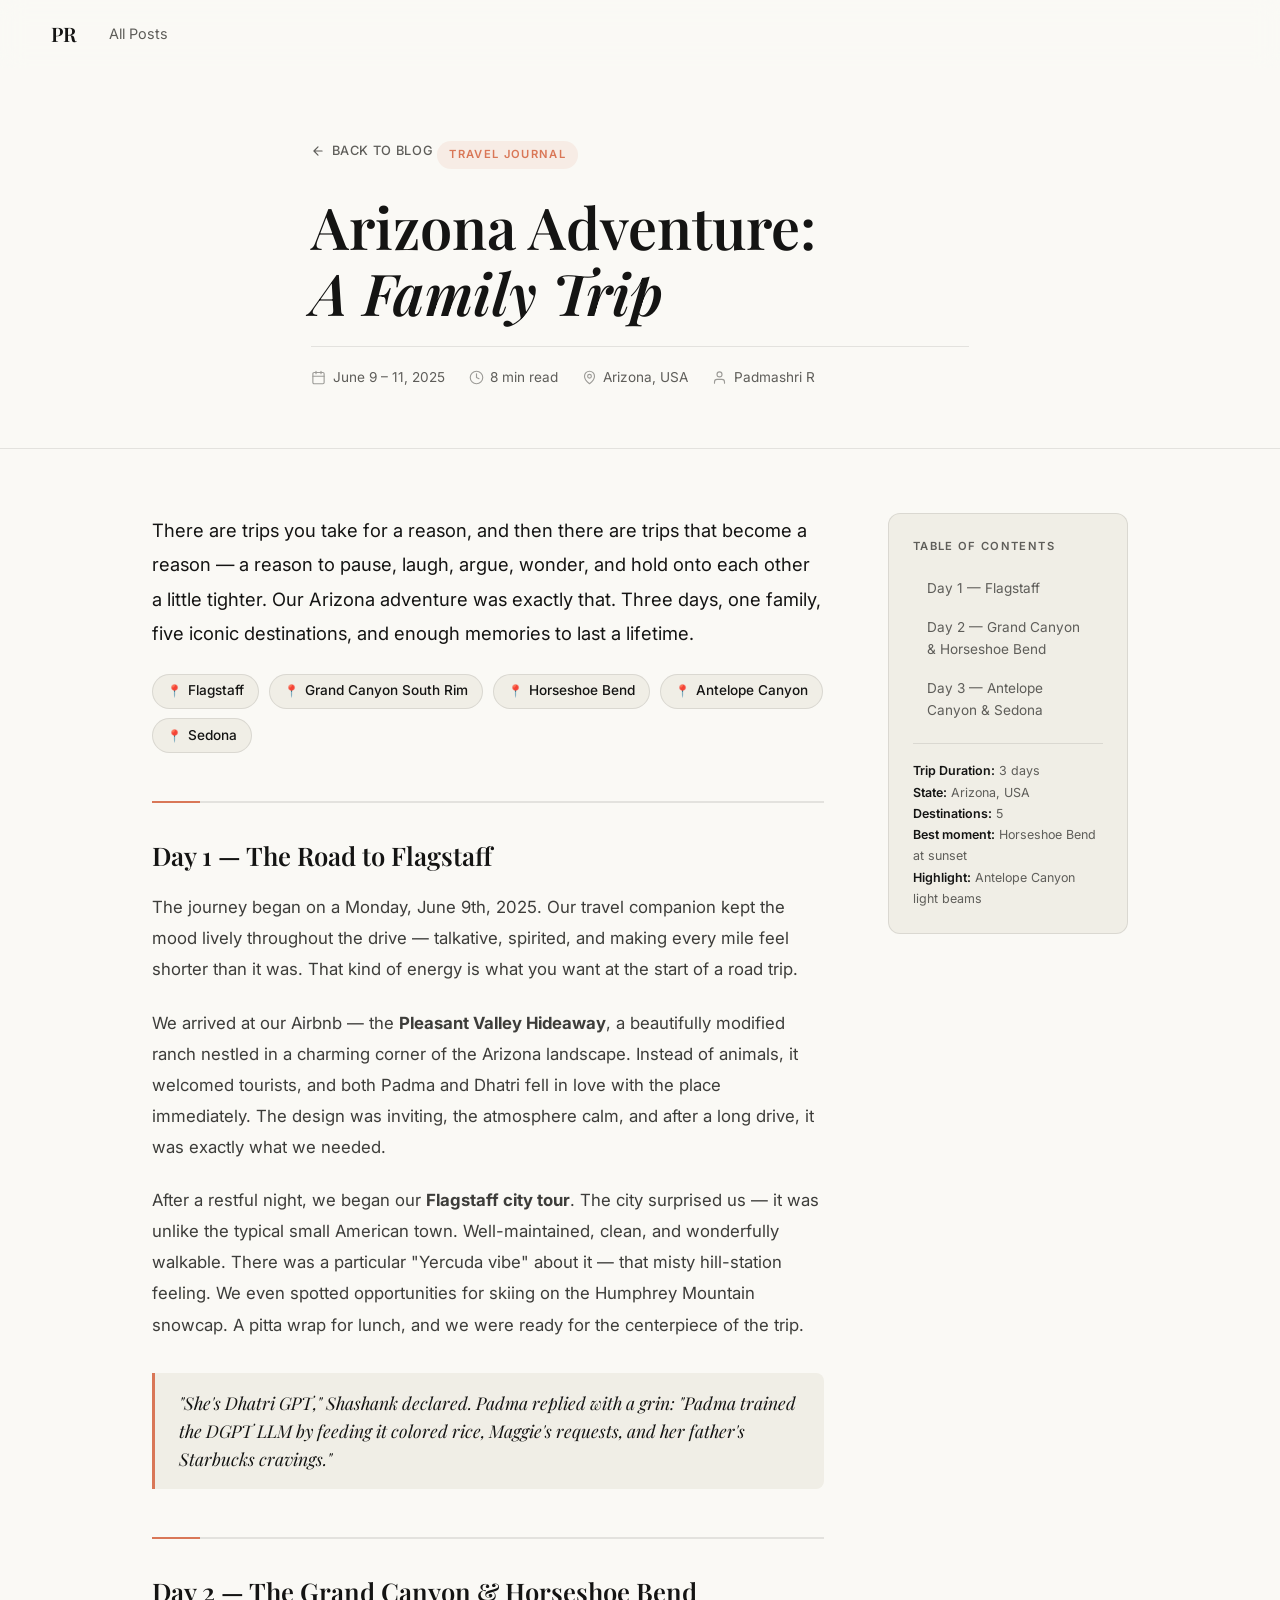
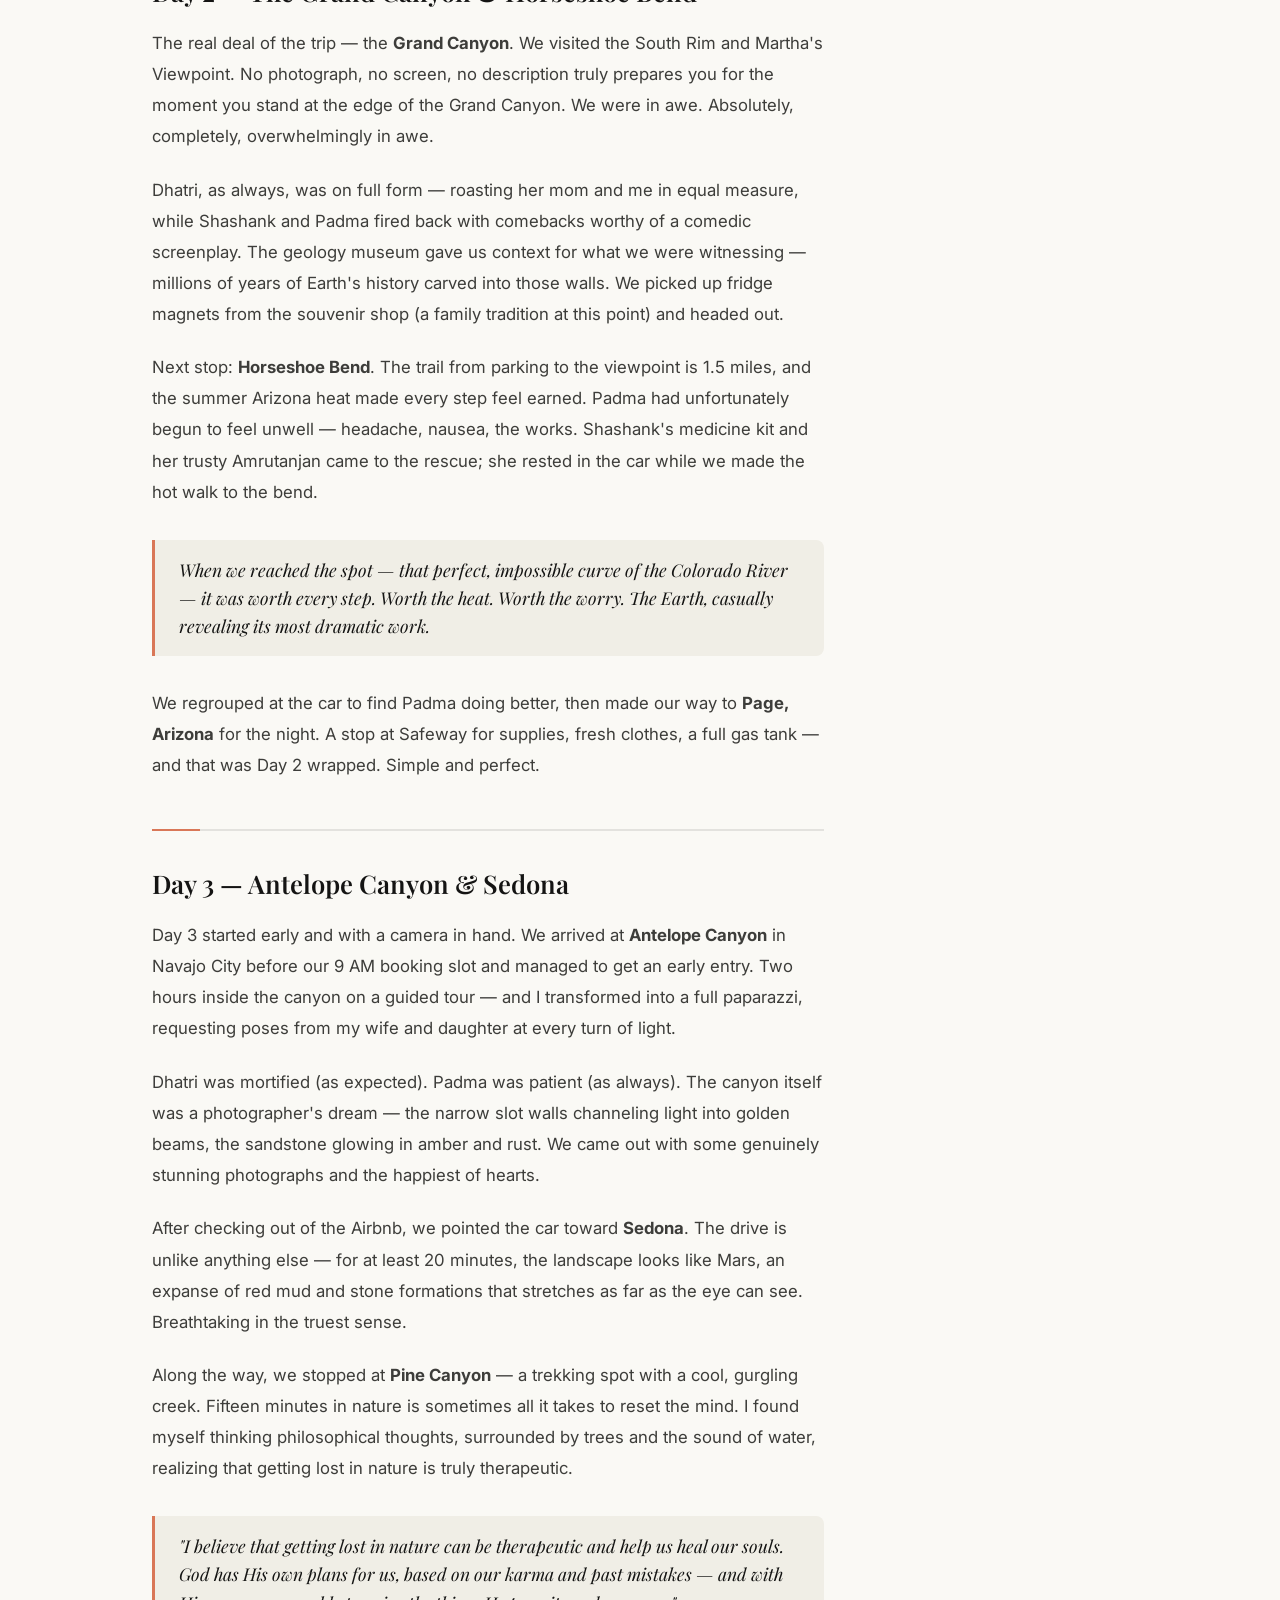
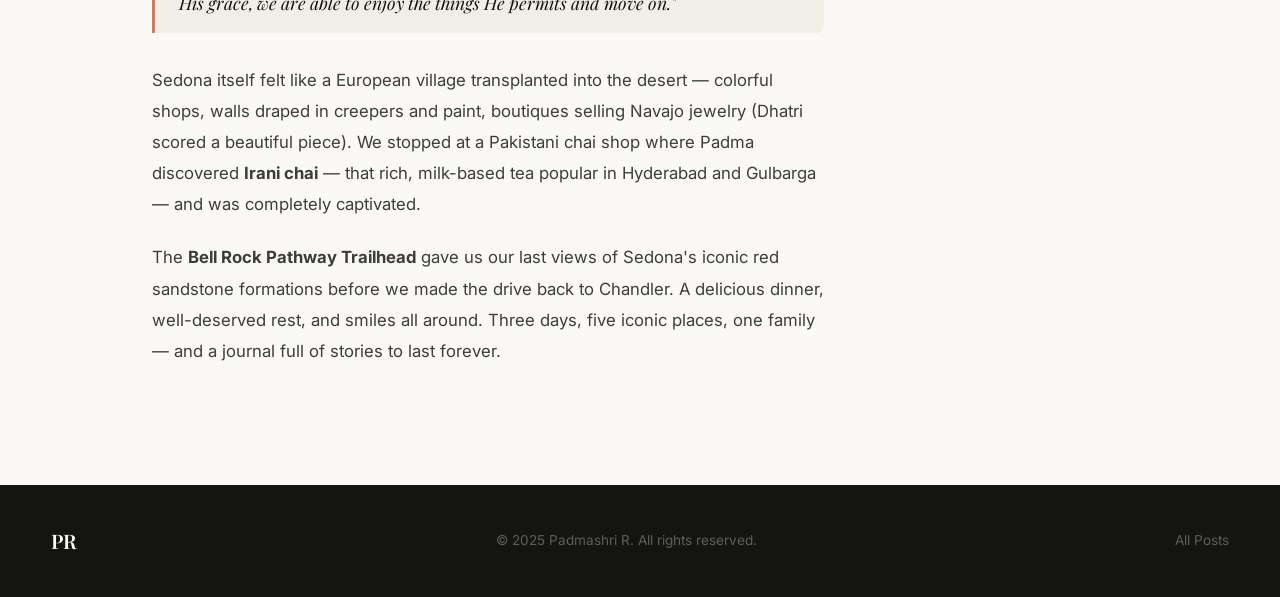
<file: blogs/arizona-trip.html>
<!doctype html>
<html lang="en">
  <head>
    <meta charset="UTF-8" />
    <meta name="viewport" content="width=device-width, initial-scale=1.0" />
    <title>Arizona Adventure: A Family Trip — Padmashri R</title>
    <meta
      name="description"
      content="A personal journal of our Arizona family trip — Grand Canyon, Antelope Canyon, Horseshoe Bend, Flagstaff, and Sedona."
    />
    <link rel="preconnect" href="https://fonts.googleapis.com" />
    <link rel="preconnect" href="https://fonts.gstatic.com" crossorigin />
    <link
      href="https://fonts.googleapis.com/css2?family=Playfair+Display:ital,wght@0,400;0,600;1,400&family=Inter:wght@300;400;500;600&display=swap"
      rel="stylesheet"
    />
    <link rel="stylesheet" href="../style.css" />
    <style>
      /* ─── Blog Post Page Overrides ─── */
      .blog-post-hero {
        background: var(--ivory-light);
        padding: 140px 0 60px;
        border-bottom: 1px solid var(--border);
      }
      .blog-post-hero .container {
        max-width: 760px;
      }
      .blog-back-link {
        display: inline-flex;
        align-items: center;
        gap: 0.4rem;
        font-size: 0.8rem;
        font-family: var(--font-sans);
        font-weight: 500;
        color: var(--slate-light);
        text-decoration: none;
        letter-spacing: 0.05em;
        text-transform: uppercase;
        margin-bottom: 2rem;
        transition: color var(--transition);
      }
      .blog-back-link:hover {
        color: var(--clay);
      }
      .blog-back-link svg {
        transition: transform var(--transition);
      }
      .blog-back-link:hover svg {
        transform: translateX(-3px);
      }

      .blog-post-category {
        display: inline-block;
        font-size: 0.7rem;
        font-family: var(--font-sans);
        font-weight: 600;
        letter-spacing: 0.12em;
        text-transform: uppercase;
        color: var(--clay);
        background: rgba(217, 119, 87, 0.1);
        padding: 0.3rem 0.75rem;
        border-radius: 50px;
        margin-bottom: 1.25rem;
      }
      .blog-post-title {
        font-family: var(--font-serif);
        font-size: clamp(2.2rem, 5vw, 3.6rem);
        font-weight: 600;
        color: var(--slate-dark);
        line-height: 1.15;
        margin: 0 0 1.25rem;
      }
      .blog-post-meta {
        display: flex;
        align-items: center;
        gap: 1.5rem;
        flex-wrap: wrap;
        font-family: var(--font-sans);
        font-size: 0.85rem;
        color: var(--slate-light);
        border-top: 1px solid var(--border);
        padding-top: 1.25rem;
        margin-top: 1.25rem;
      }
      .blog-meta-item {
        display: flex;
        align-items: center;
        gap: 0.4rem;
      }
      .blog-meta-item svg {
        opacity: 0.6;
      }

      /* ─── Post Layout ─── */
      .blog-post-layout {
        display: grid;
        grid-template-columns: 1fr 240px;
        gap: 4rem;
        max-width: 1040px;
        margin: 0 auto;
        padding: 4rem 2rem 6rem;
      }

      /* ─── Post Body ─── */
      .blog-post-body {
        min-width: 0;
      }
      .blog-section-heading {
        font-family: var(--font-serif);
        font-size: 1.6rem;
        font-weight: 600;
        color: var(--slate-dark);
        margin: 3rem 0 1rem;
        padding-top: 2rem;
        border-top: 2px solid var(--border);
        position: relative;
      }
      .blog-section-heading::before {
        content: "";
        position: absolute;
        top: -2px;
        left: 0;
        width: 48px;
        height: 2px;
        background: var(--clay);
      }
      .blog-post-body p {
        font-family: var(--font-sans);
        font-size: 1.05rem;
        line-height: 1.85;
        color: var(--slate-medium);
        margin: 0 0 1.4rem;
      }
      .blog-post-body p:first-of-type {
        font-size: 1.15rem;
        color: var(--slate-dark);
      }
      .blog-highlight {
        background: var(--ivory-medium);
        border-left: 3px solid var(--clay);
        padding: 1rem 1.5rem;
        border-radius: 0 8px 8px 0;
        margin: 2rem 0;
        font-family: var(--font-serif);
        font-style: italic;
        font-size: 1.1rem;
        color: var(--slate-dark);
        line-height: 1.6;
      }
      .blog-location-list {
        list-style: none;
        padding: 0;
        margin: 1.5rem 0 2rem;
        display: flex;
        flex-wrap: wrap;
        gap: 0.6rem;
      }
      .blog-location-list li {
        display: inline-flex;
        align-items: center;
        gap: 0.35rem;
        font-family: var(--font-sans);
        font-size: 0.85rem;
        font-weight: 500;
        color: var(--slate-dark);
        background: var(--ivory-medium);
        border: 1px solid var(--border);
        padding: 0.35rem 0.9rem;
        border-radius: 50px;
      }
      .blog-location-list li::before {
        content: "📍";
        font-size: 0.75rem;
      }

      /* ─── Sidebar TOC ─── */
      .blog-post-sidebar {
        position: sticky;
        top: 100px;
        align-self: start;
        padding: 1.5rem;
        background: var(--ivory-medium);
        border-radius: 12px;
        border: 1px solid var(--border);
      }
      .toc-label {
        font-family: var(--font-sans);
        font-size: 0.7rem;
        font-weight: 600;
        letter-spacing: 0.12em;
        text-transform: uppercase;
        color: var(--slate-light);
        margin: 0 0 1rem;
      }
      .toc-list {
        list-style: none;
        padding: 0;
        margin: 0;
      }
      .toc-list li + li {
        margin-top: 0.4rem;
      }
      .toc-list a {
        font-family: var(--font-sans);
        font-size: 0.85rem;
        color: var(--slate-light);
        text-decoration: none;
        display: block;
        padding: 0.35rem 0.75rem;
        border-radius: 6px;
        border-left: 2px solid transparent;
        transition: all var(--transition);
      }
      .toc-list a:hover,
      .toc-list a.active {
        color: var(--clay);
        border-left-color: var(--clay);
        background: rgba(217, 119, 87, 0.06);
      }
      .toc-divider {
        height: 1px;
        background: var(--border);
        margin: 1rem 0;
      }
      .toc-stats {
        font-family: var(--font-sans);
        font-size: 0.78rem;
        color: var(--slate-light);
        line-height: 1.7;
      }
      .toc-stats strong {
        color: var(--slate-dark);
        font-weight: 600;
      }

      /* ─── Back to top ─── */
      .back-to-top {
        position: fixed;
        bottom: 2rem;
        right: 2rem;
        width: 46px;
        height: 46px;
        background: var(--slate-dark);
        color: white;
        border: none;
        border-radius: 50%;
        cursor: pointer;
        display: flex;
        align-items: center;
        justify-content: center;
        opacity: 0;
        transform: translateY(10px);
        transition: all 0.3s;
        pointer-events: none;
        z-index: 100;
      }
      .back-to-top.visible {
        opacity: 1;
        transform: translateY(0);
        pointer-events: all;
      }
      .back-to-top:hover {
        background: var(--clay);
      }

      /* ─── Responsive ─── */
      @media (max-width: 900px) {
        .blog-post-layout {
          grid-template-columns: 1fr;
          gap: 2rem;
          padding: 3rem 1.5rem 5rem;
        }
        .blog-post-sidebar {
          position: static;
          order: -1;
        }
      }
      @media (max-width: 600px) {
        .blog-post-hero {
          padding: 120px 0 40px;
        }
        .blog-post-title {
          font-size: 2rem;
        }
        .blog-post-layout {
          padding: 2rem 1rem 4rem;
        }
        .back-to-top {
          bottom: 1.5rem;
          right: 1.5rem;
        }
      }
    </style>
  </head>
  <body>
    <!-- Navigation -->
    <nav class="nav" id="main-nav">
      <div class="nav-inner">
        <a href="../index.html" class="nav-logo" style="text-decoration: none"
          >PR</a
        >
        <ul class="nav-links" id="nav-links">
          <li><a href="../blog-only.html#posts" class="nav-link">All Posts</a></li>
        </ul>

        <button class="hamburger" id="hamburger" aria-label="Toggle menu">
          <span></span><span></span><span></span>
        </button>
      </div>
    </nav>

    <!-- Blog Post Hero -->
    <header class="blog-post-hero">
      <div class="container">
        <a href="../blog-only.html" class="blog-back-link">
          <svg
            width="14"
            height="14"
            viewBox="0 0 24 24"
            fill="none"
            stroke="currentColor"
            stroke-width="2"
            stroke-linecap="round"
            stroke-linejoin="round"
          >
            <path d="M19 12H5M12 5l-7 7 7 7" />
          </svg>
          Back to Blog
        </a>
        <div class="blog-post-category">Travel Journal</div>
        <h1 class="blog-post-title">
          Arizona Adventure:<br /><em>A Family Trip</em>
        </h1>
        <div class="blog-post-meta">
          <div class="blog-meta-item">
            <svg
              width="15"
              height="15"
              viewBox="0 0 24 24"
              fill="none"
              stroke="currentColor"
              stroke-width="1.8"
              stroke-linecap="round"
              stroke-linejoin="round"
            >
              <rect x="3" y="4" width="18" height="18" rx="2" />
              <path d="M16 2v4M8 2v4M3 10h18" />
            </svg>
            June 9 – 11, 2025
          </div>
          <div class="blog-meta-item">
            <svg
              width="15"
              height="15"
              viewBox="0 0 24 24"
              fill="none"
              stroke="currentColor"
              stroke-width="1.8"
              stroke-linecap="round"
              stroke-linejoin="round"
            >
              <circle cx="12" cy="12" r="10" />
              <path d="M12 6v6l4 2" />
            </svg>
            8 min read
          </div>
          <div class="blog-meta-item">
            <svg
              width="15"
              height="15"
              viewBox="0 0 24 24"
              fill="none"
              stroke="currentColor"
              stroke-width="1.8"
              stroke-linecap="round"
              stroke-linejoin="round"
            >
              <path d="M20 10c0 6-8 12-8 12s-8-6-8-12a8 8 0 0 1 16 0Z" />
              <circle cx="12" cy="10" r="3" />
            </svg>
            Arizona, USA
          </div>
          <div class="blog-meta-item">
            <svg
              width="15"
              height="15"
              viewBox="0 0 24 24"
              fill="none"
              stroke="currentColor"
              stroke-width="1.8"
              stroke-linecap="round"
              stroke-linejoin="round"
            >
              <path d="M20 21v-2a4 4 0 0 0-4-4H8a4 4 0 0 0-4 4v2" />
              <circle cx="12" cy="7" r="4" />
            </svg>
            Padmashri R
          </div>
        </div>
      </div>
    </header>

    <!-- Post Layout: Body + Sidebar -->
    <div class="blog-post-layout">
      <!-- Main Content -->
      <article class="blog-post-body">
        <p>
          There are trips you take for a reason, and then there are trips that
          become a reason — a reason to pause, laugh, argue, wonder, and hold
          onto each other a little tighter. Our Arizona adventure was exactly
          that. Three days, one family, five iconic destinations, and enough
          memories to last a lifetime.
        </p>

        <ul class="blog-location-list">
          <li>Flagstaff</li>
          <li>Grand Canyon South Rim</li>
          <li>Horseshoe Bend</li>
          <li>Antelope Canyon</li>
          <li>Sedona</li>
        </ul>

        <!-- Day 1 -->
        <h2 class="blog-section-heading" id="day1">
          Day 1 — The Road to Flagstaff
        </h2>

        <p>
          The journey began on a Monday, June 9th, 2025. Our travel companion
          kept the mood lively throughout the drive — talkative, spirited, and
          making every mile feel shorter than it was. That kind of energy is
          what you want at the start of a road trip.
        </p>
        <p>
          We arrived at our Airbnb — the
          <strong>Pleasant Valley Hideaway</strong>, a beautifully modified
          ranch nestled in a charming corner of the Arizona landscape. Instead
          of animals, it welcomed tourists, and both Padma and Dhatri fell in
          love with the place immediately. The design was inviting, the
          atmosphere calm, and after a long drive, it was exactly what we
          needed.
        </p>
        <p>
          After a restful night, we began our
          <strong>Flagstaff city tour</strong>. The city surprised us — it was
          unlike the typical small American town. Well-maintained, clean, and
          wonderfully walkable. There was a particular "Yercuda vibe" about it —
          that misty hill-station feeling. We even spotted opportunities for
          skiing on the Humphrey Mountain snowcap. A pitta wrap for lunch, and
          we were ready for the centerpiece of the trip.
        </p>

        <div class="blog-highlight">
          "She's Dhatri GPT," Shashank declared. Padma replied with a grin:
          "Padma trained the DGPT LLM by feeding it colored rice, Maggie's
          requests, and her father's Starbucks cravings."
        </div>

        <!-- Day 2 -->
        <h2 class="blog-section-heading" id="day2">
          Day 2 — The Grand Canyon &amp; Horseshoe Bend
        </h2>

        <p>
          The real deal of the trip — the <strong>Grand Canyon</strong>. We
          visited the South Rim and Martha's Viewpoint. No photograph, no
          screen, no description truly prepares you for the moment you stand at
          the edge of the Grand Canyon. We were in awe. Absolutely, completely,
          overwhelmingly in awe.
        </p>
        <p>
          Dhatri, as always, was on full form — roasting her mom and me in equal
          measure, while Shashank and Padma fired back with comebacks worthy of
          a comedic screenplay. The geology museum gave us context for what we
          were witnessing — millions of years of Earth's history carved into
          those walls. We picked up fridge magnets from the souvenir shop (a
          family tradition at this point) and headed out.
        </p>
        <p>
          Next stop: <strong>Horseshoe Bend</strong>. The trail from parking to
          the viewpoint is 1.5 miles, and the summer Arizona heat made every
          step feel earned. Padma had unfortunately begun to feel unwell —
          headache, nausea, the works. Shashank's medicine kit and her trusty
          Amrutanjan came to the rescue; she rested in the car while we made the
          hot walk to the bend.
        </p>

        <div class="blog-highlight">
          When we reached the spot — that perfect, impossible curve of the
          Colorado River — it was worth every step. Worth the heat. Worth the
          worry. The Earth, casually revealing its most dramatic work.
        </div>

        <p>
          We regrouped at the car to find Padma doing better, then made our way
          to <strong>Page, Arizona</strong> for the night. A stop at Safeway for
          supplies, fresh clothes, a full gas tank — and that was Day 2 wrapped.
          Simple and perfect.
        </p>

        <!-- Day 3 -->
        <h2 class="blog-section-heading" id="day3">
          Day 3 — Antelope Canyon &amp; Sedona
        </h2>

        <p>
          Day 3 started early and with a camera in hand. We arrived at
          <strong>Antelope Canyon</strong> in Navajo City before our 9 AM
          booking slot and managed to get an early entry. Two hours inside the
          canyon on a guided tour — and I transformed into a full paparazzi,
          requesting poses from my wife and daughter at every turn of light.
        </p>
        <p>
          Dhatri was mortified (as expected). Padma was patient (as always). The
          canyon itself was a photographer's dream — the narrow slot walls
          channeling light into golden beams, the sandstone glowing in amber and
          rust. We came out with some genuinely stunning photographs and the
          happiest of hearts.
        </p>
        <p>
          After checking out of the Airbnb, we pointed the car toward
          <strong>Sedona</strong>. The drive is unlike anything else — for at
          least 20 minutes, the landscape looks like Mars, an expanse of red mud
          and stone formations that stretches as far as the eye can see.
          Breathtaking in the truest sense.
        </p>
        <p>
          Along the way, we stopped at <strong>Pine Canyon</strong> — a trekking
          spot with a cool, gurgling creek. Fifteen minutes in nature is
          sometimes all it takes to reset the mind. I found myself thinking
          philosophical thoughts, surrounded by trees and the sound of water,
          realizing that getting lost in nature is truly therapeutic.
        </p>

        <div class="blog-highlight">
          "I believe that getting lost in nature can be therapeutic and help us
          heal our souls. God has His own plans for us, based on our karma and
          past mistakes — and with His grace, we are able to enjoy the things He
          permits and move on."
        </div>

        <p>
          Sedona itself felt like a European village transplanted into the
          desert — colorful shops, walls draped in creepers and paint, boutiques
          selling Navajo jewelry (Dhatri scored a beautiful piece). We stopped
          at a Pakistani chai shop where Padma discovered
          <strong>Irani chai</strong> — that rich, milk-based tea popular in
          Hyderabad and Gulbarga — and was completely captivated.
        </p>
        <p>
          The <strong>Bell Rock Pathway Trailhead</strong> gave us our last
          views of Sedona's iconic red sandstone formations before we made the
          drive back to Chandler. A delicious dinner, well-deserved rest, and
          smiles all around. Three days, five iconic places, one family — and a
          journal full of stories to last forever.
        </p>
      </article>

      <!-- Sidebar -->
      <aside class="blog-post-sidebar" id="toc-sidebar">
        <p class="toc-label">Table of Contents</p>
        <ul class="toc-list">
          <li><a href="#day1" class="toc-link">Day 1 — Flagstaff</a></li>
          <li>
            <a href="#day2" class="toc-link"
              >Day 2 — Grand Canyon &amp; Horseshoe Bend</a
            >
          </li>
          <li>
            <a href="#day3" class="toc-link"
              >Day 3 — Antelope Canyon &amp; Sedona</a
            >
          </li>
        </ul>
        <div class="toc-divider"></div>
        <div class="toc-stats">
          <strong>Trip Duration:</strong> 3 days<br />
          <strong>State:</strong> Arizona, USA<br />
          <strong>Destinations:</strong> 5<br />
          <strong>Best moment:</strong> Horseshoe Bend at sunset<br />
          <strong>Highlight:</strong> Antelope Canyon light beams
        </div>
      </aside>
    </div>

    <!-- Footer -->
    <footer class="footer">
      <div class="container">
        <div class="footer-inner">
          <a
            href="../index.html"
            class="footer-logo"
            style="text-decoration: none"
            >PR</a
          >
          <p class="footer-copy">© 2025 Padmashri R. All rights reserved.</p>
          <nav class="footer-nav">
            <a href="../blog-only.html#posts">All Posts</a>
          </nav>
        </div>
      </div>
    </footer>

    <!-- Back to Top -->
    <button class="back-to-top" id="back-to-top" aria-label="Back to top">
      <svg
        width="18"
        height="18"
        viewBox="0 0 24 24"
        fill="none"
        stroke="currentColor"
        stroke-width="2.5"
        stroke-linecap="round"
        stroke-linejoin="round"
      >
        <path d="M12 19V5M5 12l7-7 7 7" />
      </svg>
    </button>

    <script>
      // Nav scroll
      const nav = document.getElementById("main-nav");
      window.addEventListener("scroll", () => {
        nav.classList.toggle("scrolled", window.scrollY > 40);

        // Back to top visibility
        document
          .getElementById("back-to-top")
          .classList.toggle("visible", window.scrollY > 400);
      });

      // Hamburger
      const hamburger = document.getElementById("hamburger");
      const navLinks = document.getElementById("nav-links");
      hamburger.addEventListener("click", () => {
        hamburger.classList.toggle("open");
        navLinks.classList.toggle("open");
      });
      navLinks.querySelectorAll("a").forEach((a) => {
        a.addEventListener("click", () => {
          hamburger.classList.remove("open");
          navLinks.classList.remove("open");
        });
      });

      // Back to top click
      document.getElementById("back-to-top").addEventListener("click", () => {
        window.scrollTo({ top: 0, behavior: "smooth" });
      });

      // TOC active link tracking
      const headings = document.querySelectorAll(".blog-section-heading");
      const tocLinks = document.querySelectorAll(".toc-link");
      const observer = new IntersectionObserver(
        (entries) => {
          entries.forEach((entry) => {
            if (entry.isIntersecting) {
              tocLinks.forEach((l) => l.classList.remove("active"));
              const active = document.querySelector(
                `.toc-link[href="#${entry.target.id}"]`,
              );
              if (active) active.classList.add("active");
            }
          });
        },
        { rootMargin: "-20% 0px -60% 0px" },
      );
      headings.forEach((h) => observer.observe(h));
    </script>
  </body>
</html>
</file>
<file: style.css>
/* === DESIGN TOKENS (Anthropic-inspired) === */
:root {
  /* Colors */
  --ivory-light: #faf9f5;
  --ivory-medium: #f0eee6;
  --ivory-dark: #e8e6dc;
  --oat: #e3dacc;
  --slate-dark: #141413;
  --slate-medium: #3d3d3a;
  --slate-light: #5e5d59;
  --cloud-medium: #b0aea5;
  --cloud-light: #d1cfc5;
  --clay: #d97757;
  --accent: #c6613f;
  --manilla: #ebdbbc;
  --kraft: #d4a27f;
  --white: #ffffff;
  --border: rgba(20, 20, 19, 0.1);

  /* Typography */
  --font-serif: "Playfair Display", Georgia, serif;
  --font-sans: "Inter", Arial, sans-serif;

  /* Spacing */
  --sp-1: 0.25rem;
  --sp-2: 0.5rem;
  --sp-3: 0.75rem;
  --sp-4: 1rem;
  --sp-5: 1.5rem;
  --sp-6: 2rem;
  --sp-7: 2.5rem;
  --sp-8: 3rem;
  --sp-9: 4rem;
  --sp-10: 5rem;
  --sp-11: 6rem;
  --sp-12: 10rem;

  /* Radius */
  --r-sm: 0.25rem;
  --r-md: 0.5rem;
  --r-lg: 1rem;
  --r-full: 100vw;

  --nav-h: 4.25rem;
  --transition: 0.3s cubic-bezier(0.4, 0, 0.2, 1);
}

/* === RESET === */
*,
*::before,
*::after {
  box-sizing: border-box;
  margin: 0;
  padding: 0;
}
html {
  scroll-behavior: smooth;
}
body {
  font-family: var(--font-sans);
  background-color: var(--ivory-light);
  color: var(--slate-dark);
  font-size: 1rem;
  line-height: 1.6;
  font-weight: 400;
  -webkit-font-smoothing: antialiased;
  overflow-x: hidden;
}
a {
  text-decoration: none;
  color: inherit;
}
ul {
  list-style: none;
}
img {
  display: block;
  max-width: 100%;
}

/* === CONTAINER === */
.container {
  max-width: min(89.5rem, 100vw);
  margin: 0 auto;
  padding: 0 clamp(1.5rem, 4vw, 5rem);
}

/* === BUTTONS === */
.btn {
  display: inline-flex;
  align-items: center;
  gap: var(--sp-2);
  padding: 0.75rem 1.5rem;
  border-radius: var(--r-full);
  font-family: var(--font-sans);
  font-size: 0.9rem;
  font-weight: 500;
  letter-spacing: 0.01em;
  border: 1px solid transparent;
  cursor: pointer;
  transition:
    background-color var(--transition),
    color var(--transition),
    border-color var(--transition),
    transform var(--transition);
  white-space: nowrap;
}
.btn:hover {
  transform: translateY(-1px);
}
.btn-primary {
  background: var(--slate-dark);
  color: var(--ivory-light);
  border-color: var(--slate-dark);
}
.btn-primary:hover {
  background: var(--slate-medium);
  border-color: var(--slate-medium);
}
.btn-secondary {
  background: transparent;
  color: var(--slate-dark);
  border-color: var(--slate-dark);
}
.btn-secondary:hover {
  background: var(--slate-dark);
  color: var(--ivory-light);
}
.btn-large {
  padding: 1rem 2.5rem;
  font-size: 1rem;
}

/* Icon-only circle buttons */
.btn-icon {
  display: inline-flex;
  align-items: center;
  justify-content: center;
  width: 3rem;
  height: 3rem;
  border-radius: 50%;
  border: 1px solid transparent;
  cursor: pointer;
  transition:
    background var(--transition),
    color var(--transition),
    border-color var(--transition),
    transform var(--transition);
  flex-shrink: 0;
}
.btn-icon:hover { transform: translateY(-3px); }
.btn-icon--dark {
  background: var(--slate-dark);
  color: var(--ivory-light);
  border-color: var(--slate-dark);
}
.btn-icon--dark:hover {
  background: var(--slate-medium);
  border-color: var(--slate-medium);
}
.btn-icon--outline {
  background: transparent;
  color: var(--slate-dark);
  border-color: var(--slate-dark);
}
.btn-icon--outline:hover {
  background: var(--slate-dark);
  color: var(--ivory-light);
}
.btn-icon-wrap {
  display: flex;
  flex-direction: column;
  align-items: center;
  gap: 0.35rem;
}
.btn-icon-label {
  font-size: 0.65rem;
  letter-spacing: 0.08em;
  text-transform: uppercase;
  color: var(--cloud-medium);
  font-weight: 500;
  line-height: 1;
}

/* === NAVIGATION === */
.nav {
  position: fixed;
  top: 0;
  left: 0;
  right: 0;
  z-index: 100;
  height: var(--nav-h);
  display: flex;
  align-items: center;
  background: rgba(250, 249, 245, 0.85);
  backdrop-filter: blur(12px);
  -webkit-backdrop-filter: blur(12px);
  border-bottom: 1px solid transparent;
  transition:
    border-color var(--transition),
    box-shadow var(--transition);
}
.nav.scrolled {
  border-bottom-color: var(--border);
  box-shadow: 0 1px 0 var(--border);
}
.nav-inner {
  max-width: min(89.5rem, 100vw);
  margin: 0 auto;
  padding: 0 clamp(1.5rem, 4vw, 5rem);
  display: flex;
  align-items: center;
  gap: var(--sp-6);
  width: 100%;
}
.nav-logo {
  font-family: var(--font-serif);
  font-weight: 600;
  font-size: 1.25rem;
  letter-spacing: -0.01em;
  flex-shrink: 0;
}
.nav-links {
  display: flex;
  align-items: center;
  gap: var(--sp-5);
  flex: 1;
}
.nav-link {
  font-size: 0.9rem;
  color: var(--slate-light);
  font-weight: 400;
  transition: color var(--transition);
  position: relative;
}
.nav-link::after {
  content: "";
  position: absolute;
  bottom: -2px;
  left: 0;
  right: 0;
  height: 1px;
  background: var(--slate-dark);
  transform: scaleX(0);
  transition: transform var(--transition);
}
.nav-link:hover {
  color: var(--slate-dark);
}
.nav-link:hover::after {
  transform: scaleX(1);
}
.nav-cta {
  margin-left: auto;
}
.hamburger {
  display: none;
  flex-direction: column;
  gap: 5px;
  background: none;
  border: none;
  cursor: pointer;
  padding: var(--sp-2);
  margin-left: auto;
}
.hamburger span {
  display: block;
  width: 22px;
  height: 1px;
  background: var(--slate-dark);
  transition:
    transform var(--transition),
    opacity var(--transition);
}
.hamburger.active span:nth-child(1) {
  transform: translateY(6px) rotate(45deg);
}
.hamburger.active span:nth-child(2) {
  opacity: 0;
}
.hamburger.active span:nth-child(3) {
  transform: translateY(-6px) rotate(-45deg);
}

/* === HERO === */
.hero {
  min-height: 100svh;
  padding-top: var(--nav-h);
  background: var(--ivory-light);
  position: relative;
  overflow: hidden;
  display: flex;
  flex-direction: column;
  justify-content: center;
}
.hero-bg-text {
  position: absolute;
  right: -0.1em;
  top: 50%;
  transform: translateY(-50%);
  font-family: var(--font-serif);
  font-size: clamp(12rem, 25vw, 22rem);
  font-weight: 600;
  color: transparent;
  -webkit-text-stroke: 1px var(--border);
  line-height: 1;
  pointer-events: none;
  user-select: none;
  letter-spacing: -0.04em;
}
.hero-inner {
  width: 100%;
  max-width: min(89.5rem, 100vw);
  margin: 0 auto;
  padding: clamp(4rem, 8vh, 8rem) clamp(1.5rem, 4vw, 5rem);
  position: relative;
  z-index: 1;
}
.hero-label {
  font-size: 0.8rem;
  letter-spacing: 0.12em;
  text-transform: uppercase;
  color: var(--slate-light);
  font-weight: 500;
  margin-bottom: var(--sp-5);
}
.hero-title {
  font-family: var(--font-serif);
  font-weight: 600;
  line-height: 0.95;
  letter-spacing: -0.03em;
  font-size: clamp(4rem, 10vw, 9rem);
  margin-bottom: var(--sp-6);
}
.hero-title .line {
  display: inline;
}
.hero-title .italic {
  font-style: italic;
  font-weight: 400;
  color: var(--slate-medium);
}
.hero-subtitle {
  font-size: clamp(1rem, 1.5vw, 1.2rem);
  color: var(--slate-light);
  max-width: 60ch;
  line-height: 1.6;
  margin-bottom: var(--sp-7);
}
.hero-subtitle strong {
  color: var(--slate-dark);
  font-weight: 600;
}
.desktop-only {
  display: inline;
}
.hero-actions {
  display: flex;
  flex-wrap: wrap;
  gap: var(--sp-3);
  margin-bottom: clamp(3rem, 6vh, 5rem);
}
.hero-stats {
  display: flex;
  align-items: center;
  gap: var(--sp-6);
  padding-top: var(--sp-6);
  border-top: 1px solid var(--border);
}
.stat {
  display: flex;
  flex-direction: column;
  gap: 2px;
}
.stat-num {
  font-family: var(--font-serif);
  font-size: clamp(1.8rem, 3vw, 2.5rem);
  font-weight: 600;
  line-height: 1;
  letter-spacing: -0.02em;
}
.stat-label {
  font-size: 0.8rem;
  color: var(--slate-light);
  letter-spacing: 0.03em;
}
.stat-divider {
  width: 1px;
  height: 2.5rem;
  background: var(--border);
}
.hero-scroll {
  position: absolute;
  bottom: 2rem;
  right: clamp(1.5rem, 4vw, 5rem);
  display: flex;
  flex-direction: column;
  align-items: center;
  gap: var(--sp-2);
  color: var(--slate-light);
  font-size: 0.7rem;
  letter-spacing: 0.12em;
  text-transform: uppercase;
  animation: scrollBounce 2s ease-in-out infinite;
}
.scroll-line {
  width: 1px;
  height: 60px;
  background: linear-gradient(to bottom, var(--slate-light), transparent);
}
@keyframes scrollBounce {
  0%,
  100% {
    transform: translateY(0);
  }
  50% {
    transform: translateY(6px);
  }
}

/* === SECTIONS === */
.section {
  padding: clamp(5rem, 10vh, 8rem) 0;
}
.section-label {
  font-size: 0.75rem;
  letter-spacing: 0.15em;
  text-transform: uppercase;
  color: var(--cloud-medium);
  font-weight: 500;
  margin-bottom: var(--sp-4);
}
.section-title {
  font-family: var(--font-serif);
  font-size: clamp(2.2rem, 4vw, 3.5rem);
  font-weight: 600;
  line-height: 1.1;
  letter-spacing: -0.02em;
  margin-bottom: var(--sp-9);
}
.section-title em {
  font-style: italic;
  font-weight: 400;
  color: var(--slate-light);
}

/* === ABOUT === */
.about {
  background: var(--ivory-medium);
}
.about-grid {
  display: grid;
  grid-template-columns: 1fr 1.4fr;
  gap: clamp(3rem, 6vw, 6rem);
  align-items: start;
}
.about .section-title {
  margin-bottom: 0;
}
.about-text {
  font-size: clamp(1rem, 1.2vw, 1.15rem);
  color: var(--slate-medium);
  line-height: 1.7;
  margin-bottom: var(--sp-6);
}
.skill-chips {
  display: flex;
  flex-wrap: wrap;
  gap: var(--sp-2);
}
.chip {
  display: inline-block;
  padding: 0.35rem 0.85rem;
  border-radius: var(--r-full);
  font-size: 0.8rem;
  font-weight: 500;
  background: var(--ivory-light);
  border: 1px solid var(--border);
  color: var(--slate-medium);
  transition:
    background var(--transition),
    border-color var(--transition);
}
.chip:hover {
  background: var(--slate-dark);
  color: var(--ivory-light);
  border-color: var(--slate-dark);
}

/* === EXPERIENCE === */
.experience {
  background: var(--ivory-light);
}
.job {
  border-top: 1px solid var(--border);
  padding: var(--sp-6) 0;
  transition: all var(--transition);
}
.job:last-child {
  border-bottom: 1px solid var(--border);
}
.job-header {
  display: flex;
  align-items: flex-start;
  justify-content: space-between;
  gap: var(--sp-4);
  cursor: pointer;
  user-select: none;
}
.job-meta {
  display: flex;
  align-items: flex-start;
  gap: var(--sp-5);
}
.job-number {
  font-family: var(--font-serif);
  font-size: 0.8rem;
  color: var(--cloud-medium);
  padding-top: 0.25rem;
  min-width: 2rem;
  font-weight: 400;
  letter-spacing: 0.05em;
}
.job-company {
  font-family: var(--font-serif);
  font-size: clamp(1.1rem, 1.8vw, 1.4rem);
  font-weight: 600;
  letter-spacing: -0.01em;
  margin-bottom: 0.2rem;
}
.job-role {
  font-size: 0.9rem;
  color: var(--clay);
  font-weight: 500;
  margin-bottom: 0.2rem;
}
.job-period {
  font-size: 0.8rem;
  color: var(--cloud-medium);
  letter-spacing: 0.03em;
}
.job-toggle {
  width: 2rem;
  height: 2rem;
  border-radius: 50%;
  border: 1px solid var(--border);
  background: transparent;
  font-size: 1.2rem;
  cursor: pointer;
  display: flex;
  align-items: center;
  justify-content: center;
  color: var(--slate-medium);
  flex-shrink: 0;
  transition:
    background var(--transition),
    color var(--transition);
  line-height: 1;
}
.job-toggle:hover {
  background: var(--slate-dark);
  color: var(--ivory-light);
  border-color: var(--slate-dark);
}
.job-details {
  overflow: hidden;
  max-height: 2000px;
  transition:
    max-height 0.5s cubic-bezier(0.4, 0, 0.2, 1),
    padding var(--transition);
  padding-top: var(--sp-5);
  padding-left: calc(2rem + var(--sp-5));
}
.job-details.collapsed {
  max-height: 0;
  padding-top: 0;
  overflow: hidden;
}
.job-tech {
  display: flex;
  flex-wrap: wrap;
  gap: var(--sp-2);
  margin-bottom: var(--sp-4);
}
.tech-tag {
  display: inline-block;
  padding: 0.2rem 0.65rem;
  border-radius: var(--r-sm);
  font-size: 0.75rem;
  font-weight: 500;
  background: var(--ivory-medium);
  border: 1px solid var(--border);
  color: var(--slate-light);
  font-family: var(--font-sans);
}
.job-bullets {
  display: flex;
  flex-direction: column;
  gap: var(--sp-2);
  padding-left: var(--sp-5);
}
.job-bullets li {
  position: relative;
  font-size: 0.95rem;
  color: var(--slate-medium);
  line-height: 1.6;
  list-style: disc;
}
.job-bullets li strong {
  color: var(--slate-dark);
  font-weight: 600;
}

/* === EDUCATION === */
.education {
  background: var(--ivory-medium);
}
.edu-grid {
  display: grid;
  grid-template-columns: repeat(3, 1fr);
  gap: var(--sp-4);
}
.edu-card {
  background: var(--ivory-light);
  border: 1px solid var(--border);
  border-radius: var(--r-lg);
  padding: var(--sp-6);
  transition:
    transform var(--transition),
    box-shadow var(--transition);
}
.edu-card:hover {
  transform: translateY(-4px);
  box-shadow: 0 12px 40px rgba(20, 20, 19, 0.08);
}
.edu-year {
  font-size: 0.75rem;
  color: var(--cloud-medium);
  letter-spacing: 0.1em;
  text-transform: uppercase;
  margin-bottom: var(--sp-3);
}
.edu-degree {
  font-family: var(--font-serif);
  font-size: 1.3rem;
  font-weight: 600;
  margin-bottom: var(--sp-2);
  letter-spacing: -0.01em;
}
.edu-school {
  font-size: 0.9rem;
  color: var(--slate-light);
  margin-bottom: var(--sp-3);
}
.edu-grade {
  display: inline-block;
  padding: 0.25rem 0.75rem;
  border-radius: var(--r-full);
  font-size: 0.8rem;
  font-weight: 600;
  background: var(--manilla);
  color: var(--accent);
}

/* === CERTIFICATIONS === */
.certifications {
  background: var(--slate-dark);
  color: var(--ivory-light);
}
.certifications .section-label {
  color: var(--cloud-medium);
}
.certifications .section-title {
  color: var(--ivory-light);
  margin-bottom: var(--sp-8);
}
.cert-list {
  display: flex;
  flex-direction: column;
  gap: var(--sp-4);
}
.cert-card {
  display: flex;
  align-items: center;
  gap: var(--sp-5);
  background: rgba(255, 255, 255, 0.05);
  border: 1px solid rgba(255, 255, 255, 0.08);
  border-radius: var(--r-lg);
  padding: var(--sp-5) var(--sp-6);
  transition:
    background var(--transition),
    border-color var(--transition),
    transform var(--transition);
}
.cert-card:hover {
  background: rgba(255, 255, 255, 0.1);
  border-color: rgba(255, 255, 255, 0.15);
  transform: translateX(6px);
}
.cert-icon {
  width: 3rem;
  height: 3rem;
  border-radius: var(--r-md);
  background: rgba(255, 255, 255, 0.08);
  display: flex;
  align-items: center;
  justify-content: center;
  flex-shrink: 0;
  color: var(--kraft);
}
.cert-name {
  font-family: var(--font-serif);
  font-size: 1.1rem;
  font-weight: 600;
  margin-bottom: 0.2rem;
  color: var(--ivory-light);
}
.cert-issuer {
  font-size: 0.85rem;
  color: var(--cloud-medium);
  margin-bottom: 0.15rem;
}
.cert-date {
  font-size: 0.8rem;
  color: var(--slate-light);
}

/* === CONTACT === */
.contact {
  background: var(--ivory-medium);
}
.contact-inner {
  max-width: 50rem;
}
.contact-title {
  margin-bottom: var(--sp-4);
}
.contact-sub {
  color: var(--slate-light);
  font-size: 1rem;
  margin-bottom: var(--sp-7);
  max-width: 45ch;
}
.contact-details {
  display: flex;
  flex-direction: column;
  gap: var(--sp-3);
  margin-bottom: var(--sp-7);
}
.contact-item {
  display: flex;
  align-items: center;
  gap: var(--sp-3);
  font-size: 1rem;
  color: var(--slate-medium);
  transition: color var(--transition);
}
a.contact-item:hover {
  color: var(--clay);
}
.contact-item.location {
  cursor: default;
}

/* === FOOTER === */
.footer {
  background: var(--slate-dark);
  color: var(--ivory-light);
  padding: var(--sp-7) 0;
}
.footer-inner {
  display: flex;
  align-items: center;
  justify-content: space-between;
  flex-wrap: wrap;
  gap: var(--sp-4);
}
.footer-logo {
  font-family: var(--font-serif);
  font-size: 1.25rem;
  font-weight: 600;
}
.footer-copy {
  font-size: 0.85rem;
  color: var(--slate-light);
  text-align: center;
  flex: 1;
}
.footer-nav {
  display: flex;
  gap: var(--sp-5);
}
.footer-nav a {
  font-size: 0.85rem;
  color: var(--slate-light);
  transition: color var(--transition);
}
.footer-nav a:hover {
  color: var(--ivory-light);
}

/* === SCROLL REVEAL === */
.reveal {
  opacity: 0;
  transform: translateY(30px);
  transition:
    opacity 0.7s cubic-bezier(0.4, 0, 0.2, 1),
    transform 0.7s cubic-bezier(0.4, 0, 0.2, 1);
}
.reveal.visible {
  opacity: 1;
  transform: translateY(0);
}

/* =====================================================
   RESPONSIVE — Tablet ≤ 900px
   ===================================================== */
@media (max-width: 900px) {

  /* --- Nav --- */
  .nav-links { display: none; }
  .nav-cta   { display: none; }
  .hamburger { display: flex; }
  .nav-links.open {
    display: flex;
    flex-direction: column;
    position: fixed;
    top: var(--nav-h);
    left: 0; right: 0;
    background: var(--ivory-light);
    border-top: 1px solid var(--border);
    border-bottom: 1px solid var(--border);
    padding: var(--sp-5) var(--sp-6);
    gap: var(--sp-4);
    z-index: 99;
    box-shadow: 0 8px 24px rgba(20,20,19,0.06);
  }
  .nav-links.open .nav-link {
    font-size: 1.1rem;
    color: var(--slate-dark);
    padding: var(--sp-2) 0;
  }

  /* --- Hero --- */
  .desktop-only { display: none; }
  .hero-bg-text { font-size: clamp(8rem, 22vw, 14rem); right: -0.05em; }
  .hero-stats   { flex-wrap: wrap; gap: var(--sp-4); }
  .stat-divider { display: none; }
  .hero-actions { gap: var(--sp-4); }

  /* --- About --- */
  .about-grid { grid-template-columns: 1fr; gap: var(--sp-7); }

  /* --- Experience --- */
  .job-details { padding-left: 0; }
  .job-meta    { gap: var(--sp-3); }

  /* --- Education --- */
  .edu-grid { grid-template-columns: 1fr 1fr; }
}

/* =====================================================
   RESPONSIVE — Mobile ≤ 600px
   ===================================================== */
@media (max-width: 600px) {

  /* --- Hero --- */
  .hero-title {
    font-size: clamp(3rem, 14vw, 5rem);
    letter-spacing: -0.02em;
    line-height: 1;
  }
  .hero-subtitle { font-size: 0.95rem; }
  .hero-actions  { flex-direction: row; flex-wrap: wrap; gap: var(--sp-3); }
  .hero-scroll   { display: none; }       /* less clutter on small screens */
  .hero-stats    { gap: var(--sp-5); }
  .stat-num      { font-size: 1.8rem; }
  .stat-label    { font-size: 0.75rem; }

  /* --- Section headings --- */
  .section-title { font-size: clamp(1.8rem, 6vw, 2.5rem); margin-bottom: var(--sp-6); }

  /* --- About --- */
  .about-text  { font-size: 0.95rem; }
  .skill-chips { gap: var(--sp-2); }
  .chip        { font-size: 0.75rem; padding: 0.3rem 0.7rem; }

  /* --- Experience --- */
  .job           { padding: var(--sp-5) 0; }
  .job-company   { font-size: 1rem; }
  .job-number    { display: none; }        /* clean up on narrow screens */
  .job-header    { flex-wrap: nowrap; gap: var(--sp-3); }
  .job-meta      { gap: var(--sp-2); }
  .job-bullets   { padding-left: var(--sp-4); }
  .job-bullets li { font-size: 0.88rem; }
  .tech-tag      { font-size: 0.7rem; }

  /* --- Education --- */
  .edu-grid  { grid-template-columns: 1fr; }
  .edu-card  { padding: var(--sp-5); }

  /* --- Certifications --- */
  .cert-card  {
    flex-direction: row;           /* keep icon + text side by side */
    align-items: flex-start;
    padding: var(--sp-4) var(--sp-5);
    gap: var(--sp-4);
  }
  .cert-icon  { width: 2.5rem; height: 2.5rem; flex-shrink: 0; }
  .cert-name  { font-size: 1rem; }
  .cert-issuer { font-size: 0.8rem; }

  /* --- Contact --- */
  .contact-inner  { max-width: 100%; }
  .contact-item   { font-size: 0.9rem; }
  .btn-large      { width: 100%; justify-content: center; }

  /* --- Footer --- */
  .footer-inner   { flex-direction: column; align-items: center; gap: var(--sp-4); }
  .footer-copy    { text-align: center; }
  .footer-nav     { justify-content: center; flex-wrap: wrap; gap: var(--sp-3); }
  .footer-logo    { margin-bottom: 0; }
}

/* =====================================================
   RESPONSIVE — Small mobile ≤ 400px
   ===================================================== */
@media (max-width: 400px) {
  .hero-title   { font-size: clamp(2.5rem, 16vw, 3.5rem); }
  .hero-label   { font-size: 0.7rem; }
  .hero-actions { gap: var(--sp-2); }
  .btn-icon     { width: 2.6rem; height: 2.6rem; }
  .btn-icon-label { font-size: 0.6rem; }
  .nav-inner    { gap: var(--sp-4); }
  .section      { padding: clamp(3rem, 8vh, 5rem) 0; }
}

/* =====================================================
   TOUCH — ensure tap targets are ≥ 44px
   ===================================================== */
@media (hover: none) and (pointer: coarse) {
  .btn-icon        { min-width: 44px; min-height: 44px; }
  .nav-link        { min-height: 44px; display: flex; align-items: center; }
  .job-toggle      { min-width: 44px; min-height: 44px; }
  .btn             { min-height: 44px; }
  /* disable parallax - no scroll events needed */
  .hero-bg-text    { transform: translateY(-50%) !important; }
}

/* =====================================================
   BLOG SECTION
   ===================================================== */
.blog {
  background: var(--ivory-light);
  border-top: 1px solid var(--border);
}
.blog-section-header {
  margin-bottom: var(--sp-8);
}
.blog-section-header .section-title {
  margin-bottom: var(--sp-3);
}
.blog-section-sub {
  font-family: var(--font-sans);
  font-size: 1rem;
  color: var(--slate-light);
  max-width: 50ch;
  line-height: 1.6;
}

/* Grid */
.blog-grid {
  display: grid;
  grid-template-columns: repeat(3, 1fr);
  gap: var(--sp-5);
}

/* Card */
.blog-card {
  background: var(--ivory-medium);
  border: 1px solid var(--border);
  border-radius: 14px;
  overflow: hidden;
  transition:
    transform var(--transition),
    box-shadow var(--transition),
    border-color var(--transition);
}
.blog-card:hover {
  transform: translateY(-6px);
  box-shadow: 0 16px 48px rgba(20, 20, 19, 0.1);
  border-color: var(--cloud-light);
}
.blog-card--upcoming {
  border-style: dashed;
  opacity: 0.7;
}
.blog-card--upcoming:hover {
  transform: none;
  box-shadow: none;
  opacity: 0.9;
}
.blog-card-inner {
  padding: var(--sp-6);
  display: flex;
  flex-direction: column;
  height: 100%;
  min-height: 300px;
}

/* Card Top Row */
.blog-card-top {
  display: flex;
  align-items: center;
  justify-content: space-between;
  gap: var(--sp-3);
  margin-bottom: var(--sp-4);
}
.blog-card-tag {
  display: inline-block;
  font-size: 0.7rem;
  font-family: var(--font-sans);
  font-weight: 600;
  letter-spacing: 0.1em;
  text-transform: uppercase;
  color: var(--clay);
  background: rgba(217, 119, 87, 0.1);
  padding: 0.25rem 0.7rem;
  border-radius: 50px;
}
.blog-card-date {
  font-family: var(--font-sans);
  font-size: 0.78rem;
  color: var(--cloud-medium);
  letter-spacing: 0.04em;
}

/* Card Title */
.blog-card-title {
  font-family: var(--font-serif);
  font-size: 1.3rem;
  font-weight: 600;
  color: var(--slate-dark);
  line-height: 1.25;
  letter-spacing: -0.01em;
  margin-bottom: var(--sp-3);
}

/* Card Excerpt */
.blog-card-excerpt {
  font-family: var(--font-sans);
  font-size: 0.9rem;
  color: var(--slate-light);
  line-height: 1.65;
  flex: 1;
  margin-bottom: var(--sp-5);
}

/* Card Footer */
.blog-card-footer {
  display: flex;
  align-items: center;
  justify-content: space-between;
  flex-wrap: wrap;
  gap: var(--sp-3);
  padding-top: var(--sp-4);
  border-top: 1px solid var(--border);
  margin-top: auto;
}

/* Location pills */
.blog-card-locations {
  display: flex;
  flex-wrap: wrap;
  gap: var(--sp-1);
}
.blog-loc {
  font-size: 0.7rem;
  font-family: var(--font-sans);
  font-weight: 500;
  color: var(--slate-light);
  background: var(--ivory-light);
  border: 1px solid var(--border);
  padding: 0.2rem 0.55rem;
  border-radius: 50px;
}

/* Read More link */
.blog-card-link {
  display: inline-flex;
  align-items: center;
  gap: 0.35rem;
  font-family: var(--font-sans);
  font-size: 0.82rem;
  font-weight: 600;
  color: var(--clay);
  text-decoration: none;
  white-space: nowrap;
  transition: gap var(--transition), color var(--transition);
}
.blog-card-link:hover {
  gap: 0.6rem;
  color: var(--accent);
}

/* Upload hint for placeholder card */
.blog-card-upload-hint {
  font-family: var(--font-sans);
  font-size: 0.78rem;
  color: var(--cloud-medium);
  font-style: italic;
}

@media (max-width: 900px) {
  .blog-grid { grid-template-columns: 1fr 1fr; }
}
@media (max-width: 600px) {
  .blog-grid { grid-template-columns: 1fr; }
  .blog-card-inner { min-height: auto; }
}
</file>
